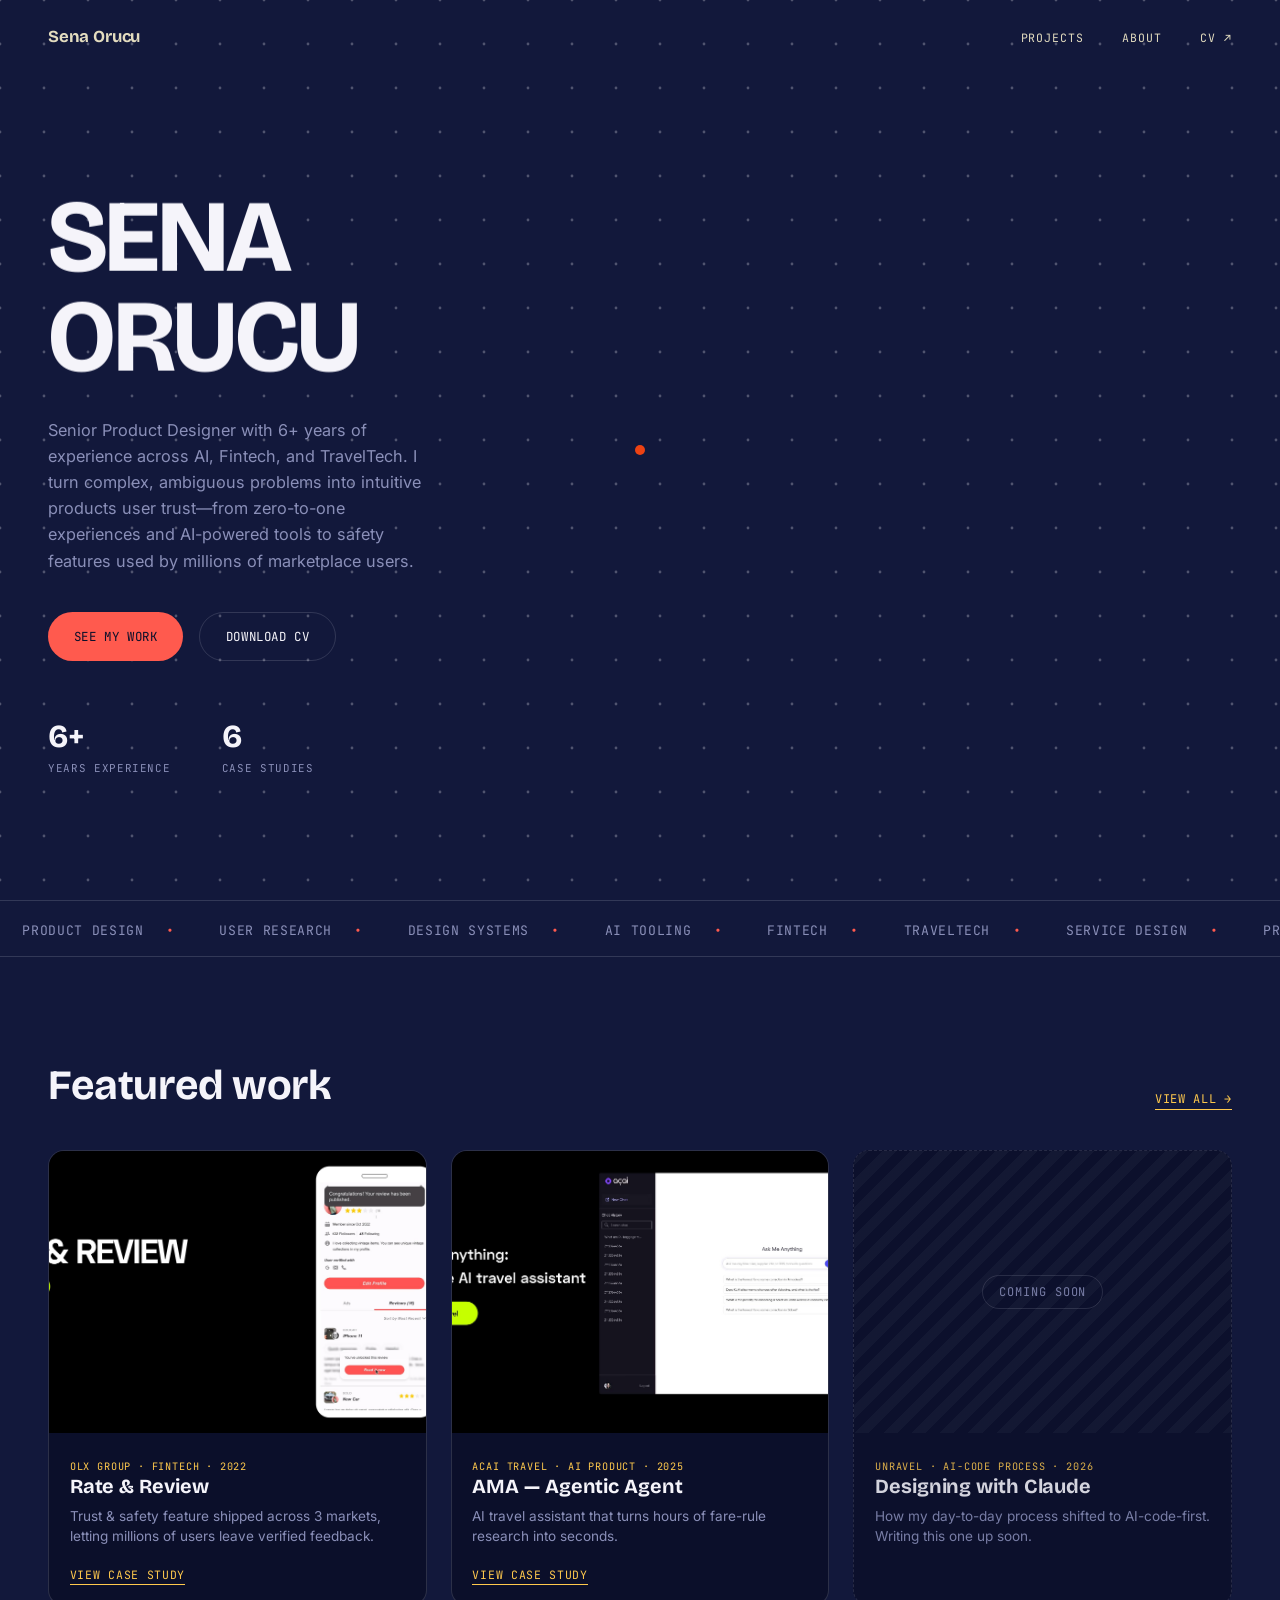
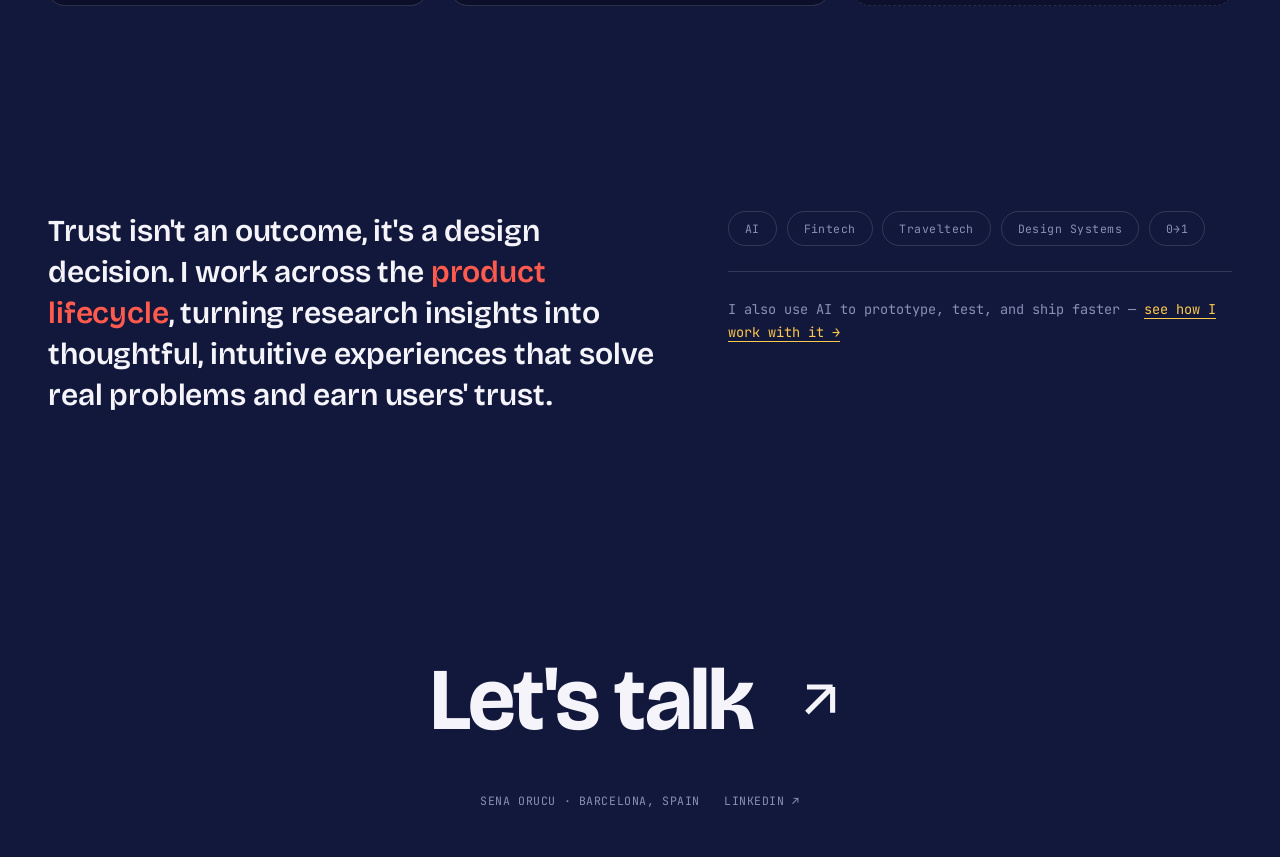
<file: index.html>
<!DOCTYPE html>
<html lang="en">
<head>
<meta charset="UTF-8">
<meta name="viewport" content="width=device-width, initial-scale=1.0">
<title>Sena Orucu — Senior Product Designer</title>
<meta name="description" content="Sena Orucu — Senior Product Designer based in Barcelona, specialising in AI, Fintech, and Traveltech.">
<link rel="preconnect" href="https://fonts.googleapis.com">
<link rel="preconnect" href="https://fonts.gstatic.com" crossorigin>
<link href="https://fonts.googleapis.com/css2?family=Bricolage+Grotesque:opsz,wght@12..96,400..800&family=Inter:wght@400;500;600&family=JetBrains+Mono:wght@400;500&display=swap" rel="stylesheet">
<link rel="stylesheet" href="/style.css">
</head>
<body>

<div class="cursor" id="cursor"></div>
<div class="cursor-label" id="cursorLabel"></div>

<header>
  <a href="/index.html" class="logo magnetic">Sena Orucu</a>
  <nav>
    <ul>
      <li><a href="/projects.html" class="magnetic">Projects</a></li>
      <li><a href="/about.html" class="magnetic">About</a></li>
      <li><a href="/Sena_Orucu_CV.pdf" class="magnetic">CV ↗</a></li>
    </ul>
  </nav>
</header>

<section class="hero">
  <canvas id="grid-canvas"></canvas>
  <div class="headline-wrap" id="headlineWrap">
    <h1>
      <span class="line"><b>SENA</b></span>
      <span class="line"><b>ORUCU</b></span>
    </h1>
  </div>
  <p class="hero-sub">Senior Product Designer with 6+ years of experience across AI, Fintech, and TravelTech. I turn complex, ambiguous problems into intuitive products user trust—from zero-to-one experiences and AI-powered tools to safety features used by millions of marketplace users.</p>
  <div class="hero-ctas">
    <a href="/projects.html" class="btn primary magnetic" data-label="VIEW">See my work</a>
    <a href="/Sena_Orucu_CV.pdf" class="btn ghost magnetic" data-label="OPEN">Download CV</a>
  </div>
  <div class="hero-meta">
    <div class="stat"><b>6+</b><span>Years experience</span></div>
    <div class="stat"><b>6</b><span>Case studies</span></div>
  </div>
</section>

<div class="marquee">
  <div class="marquee-track">
    <span>Product Design</span><span>User Research</span><span>Design Systems</span><span>AI Tooling</span><span>Fintech</span><span>Traveltech</span><span>Service Design</span><span>Prototyping</span><span>Figma</span><span>Facilitation</span>
    <span>Product Design</span><span>User Research</span><span>Design Systems</span><span>AI Tooling</span><span>Fintech</span><span>Traveltech</span><span>Service Design</span><span>Prototyping</span><span>Figma</span><span>Facilitation</span>
  </div>
</div>

<section id="work">
  <div class="section-head reveal">
    <h2>Featured work</h2>
    <a href="/projects.html" class="magnetic">View all →</a>
  </div>
  <div class="project-grid">
    <a href="/case-study-rate-and-review.html" class="project-card magnetic reveal" data-label="OPEN">
      <div class="thumb"><img src="/rate_and_review.png" alt="Rate &amp; Review — OLX" loading="lazy"></div>
      <div class="body">
        <span class="work-tag">OLX Group · Fintech · 2022</span>
        <h3>Rate &amp; Review</h3>
        <p>Trust &amp; safety feature shipped across 3 markets, letting millions of users leave verified feedback.</p>
        <span class="card-link">View case study</span>
      </div>
    </a>
    <a href="/case-study-ama.html" class="project-card magnetic reveal" data-label="OPEN">
      <div class="thumb"><img src="/AMA.png" alt="AMA – Agentic Agent for Travel" loading="lazy"></div>
      <div class="body">
        <span class="work-tag">Acai Travel · AI Product · 2025</span>
        <h3>AMA — Agentic Agent</h3>
        <p>AI travel assistant that turns hours of fare-rule research into seconds.</p>
        <span class="card-link">View case study</span>
      </div>
    </a>
    <div class="project-card coming-soon reveal">
      <div class="thumb placeholder"><span>Coming soon</span></div>
      <div class="body">
        <span class="work-tag">Unravel · AI-Code Process · 2026</span>
        <h3>Designing with Claude</h3>
        <p>How my day-to-day process shifted to AI-code-first. Writing this one up soon.</p>
      </div>
    </div>
  </div>
</section>

<section id="about">
  <div class="about">
    <p class="about-lead reveal">Trust isn't an outcome, it's a design decision. I work across the <span class="hl">product lifecycle</span>, turning research insights into thoughtful, intuitive experiences that solve real problems and earn users' trust.</p>
    <div class="reveal">
      <div class="tag-cloud">
        <span>AI</span><span>Fintech</span><span>Traveltech</span><span>Design Systems</span><span>0→1</span>
      </div>
      <div class="about-note">
        I also use AI to prototype, test, and ship faster — <a href="/about.html#designing-with-ai" class="magnetic" style="color:var(--gold);border-bottom:1px solid var(--gold);">see how I work with it →</a>
      </div>
    </div>
  </div>
</section>

<footer>
  <a href="https://www.linkedin.com/in/senaorucu/" class="footer-cta magnetic" target="_blank" rel="noopener">
    Let's talk
    <svg viewBox="0 0 24 24" fill="none" stroke="currentColor" stroke-width="2"><path d="M7 17L17 7M17 7H7M17 7V17"/></svg>
  </a>
  <div class="footer-meta">
    <span>Sena Orucu · Barcelona, Spain</span>
    <a href="https://www.linkedin.com/in/senaorucu/" target="_blank" rel="noopener" class="magnetic">LinkedIn ↗</a>
  </div>
</footer>

<script src="/script.js"></script>
</body>
</html>
</file>
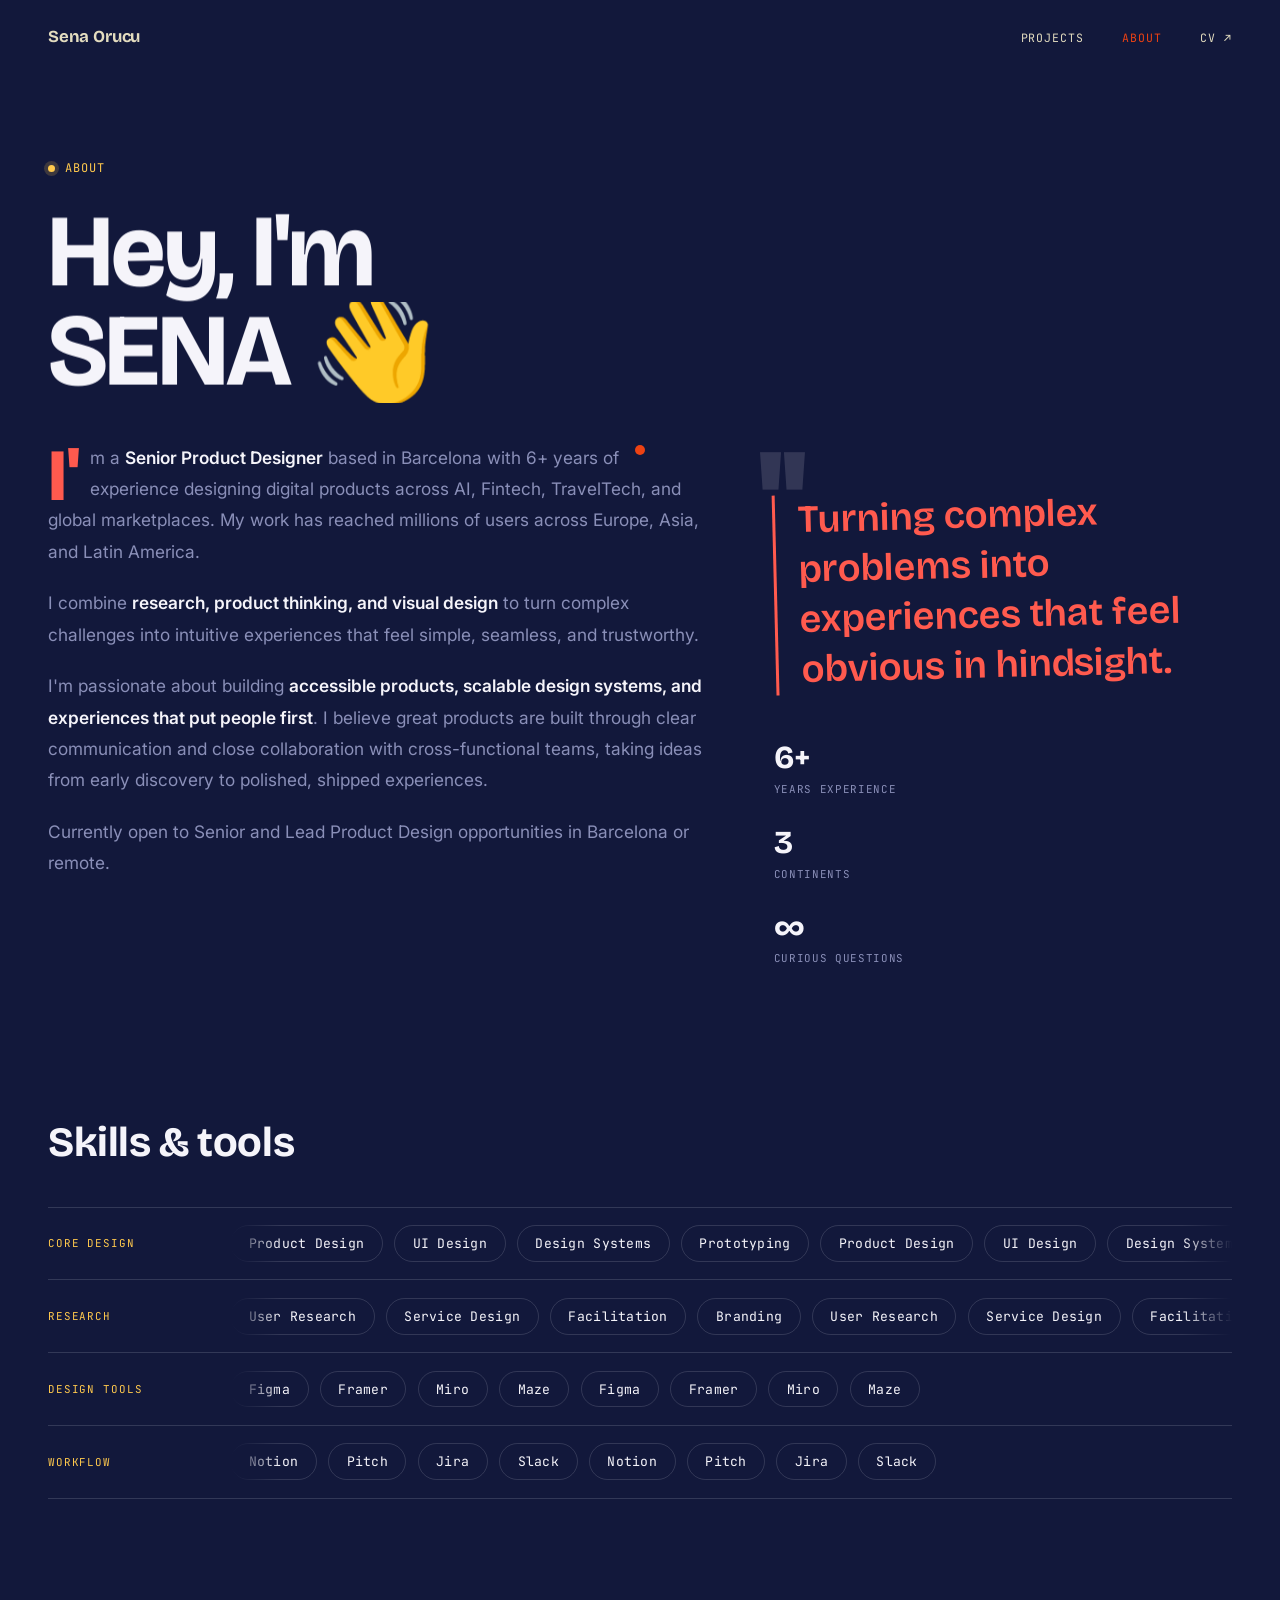
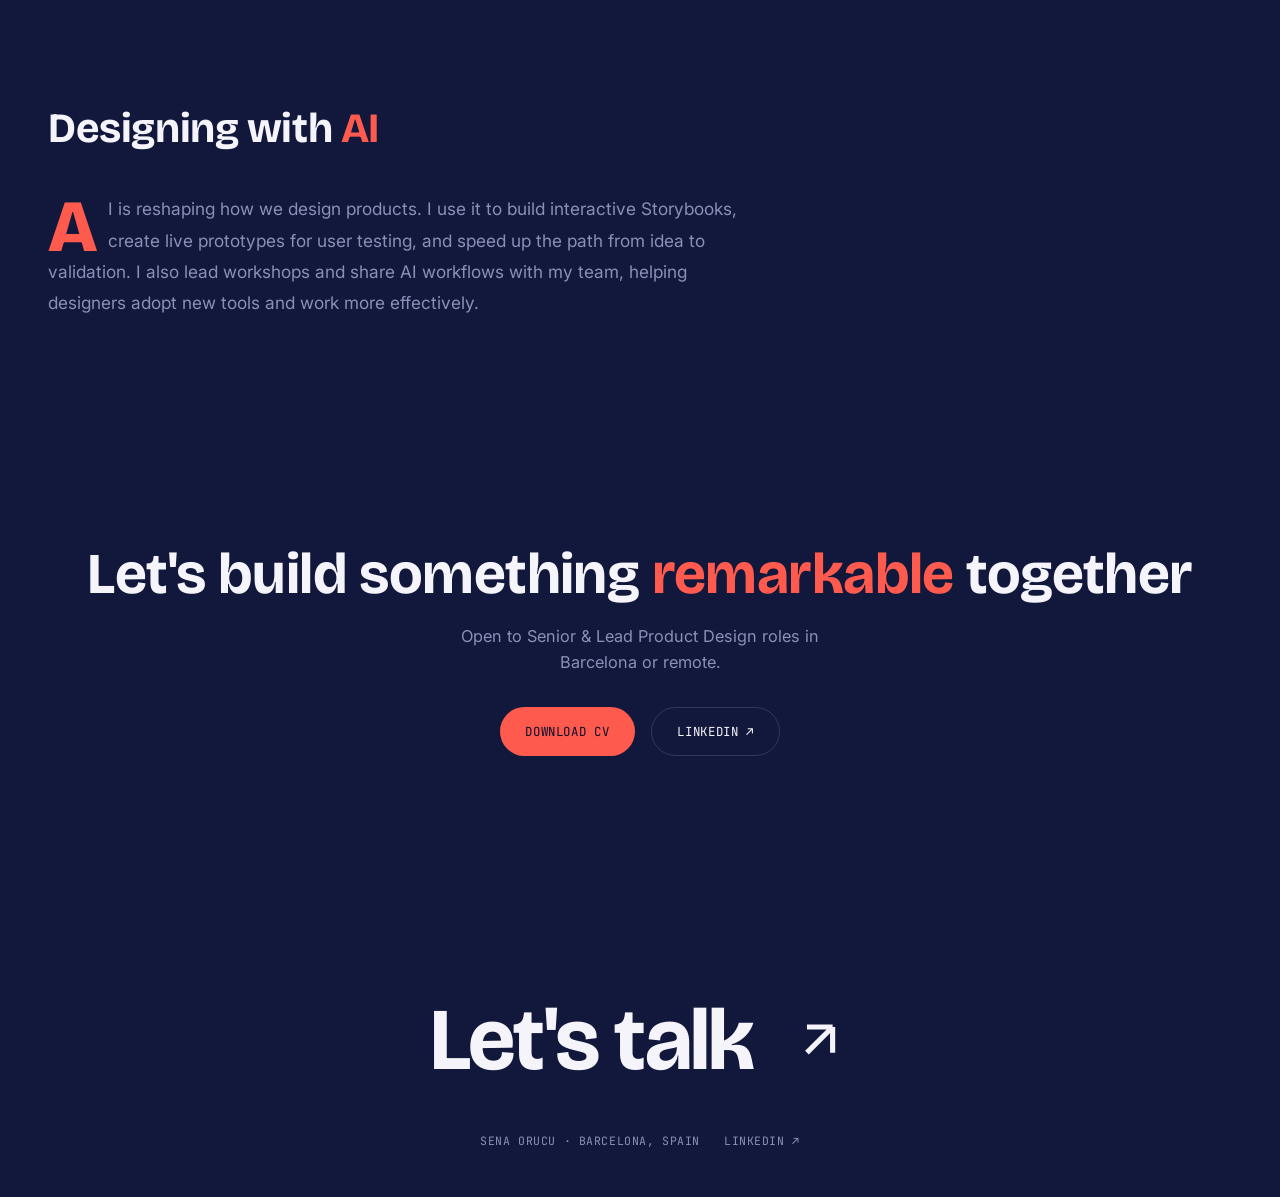
<file: about.html>
<!DOCTYPE html>
<html lang="en">
<head>
<meta charset="UTF-8">
<meta name="viewport" content="width=device-width, initial-scale=1.0">
<title>About — Sena Orucu</title>
<meta name="description" content="About Sena Orucu — Senior Product Designer based in Barcelona.">
<link rel="preconnect" href="https://fonts.googleapis.com">
<link rel="preconnect" href="https://fonts.gstatic.com" crossorigin>
<link href="https://fonts.googleapis.com/css2?family=Bricolage+Grotesque:opsz,wght@12..96,400..800&family=Inter:wght@400;500;600&family=JetBrains+Mono:wght@400;500&display=swap" rel="stylesheet">
<link rel="stylesheet" href="/style.css">
</head>
<body>

<div class="cursor" id="cursor"></div>
<div class="cursor-label" id="cursorLabel"></div>

<header>
  <a href="/index.html" class="logo magnetic">Sena Orucu</a>
  <nav>
    <ul>
      <li><a href="/projects.html" class="magnetic">Projects</a></li>
      <li><a href="/about.html" class="magnetic active">About</a></li>
      <li><a href="/Sena_Orucu_CV.pdf" class="magnetic">CV ↗</a></li>
    </ul>
  </nav>
</header>

<section class="hero compact">
  <p class="hero-eyebrow"><span class="dot"></span> About</p>
  <div class="headline-wrap" id="headlineWrap">
    <h1>
      <span class="line"><b>Hey, I'm</b></span>
      <span class="line"><b>SENA 👋</b></span>
    </h1>
  </div>

  <div class="about-grid">
    <div class="about-bio reveal">
      <p>I'm a <strong>Senior Product Designer</strong> based in Barcelona with 6+ years of experience designing digital products across AI, Fintech, TravelTech, and global marketplaces. My work has reached millions of users across Europe, Asia, and Latin America.</p>
      <p>I combine <strong>research, product thinking, and visual design</strong> to turn complex challenges into intuitive experiences that feel simple, seamless, and trustworthy.</p>
      <p>I'm passionate about building <strong>accessible products, scalable design systems, and experiences that put people first</strong>. I believe great products are built through clear communication and close collaboration with cross-functional teams, taking ideas from early discovery to polished, shipped experiences.</p>
      <p>Currently open to Senior and Lead Product Design opportunities in Barcelona or remote.</p>
    </div>

    <div class="about-side">
      <div class="pull-quote-wrap reveal">
        <blockquote class="pull-quote">Turning complex problems into experiences that feel obvious in hindsight.</blockquote>
      </div>
      <div class="hero-meta stats-stack reveal">
        <div class="stat"><b>6+</b><span>Years experience</span></div>
        <div class="stat"><b>3</b><span>Continents</span></div>
        <div class="stat"><b>∞</b><span>Curious questions</span></div>
      </div>
    </div>
  </div>
</section>

<section id="skills">
  <div class="section-head reveal">
    <h2>Skills &amp; tools</h2>
  </div>
  <div class="skills-wrap">
    <div class="skill-row reveal">
      <span class="skill-row-label">Core Design</span>
      <div class="skill-track-wrap">
        <div class="skill-track">
          <span>Product Design</span><span>UI Design</span><span>Design Systems</span><span>Prototyping</span>
          <span>Product Design</span><span>UI Design</span><span>Design Systems</span><span>Prototyping</span>
        </div>
      </div>
    </div>
    <div class="skill-row reveal">
      <span class="skill-row-label">Research</span>
      <div class="skill-track-wrap">
        <div class="skill-track reverse">
          <span>User Research</span><span>Service Design</span><span>Facilitation</span><span>Branding</span>
          <span>User Research</span><span>Service Design</span><span>Facilitation</span><span>Branding</span>
        </div>
      </div>
    </div>
    <div class="skill-row reveal">
      <span class="skill-row-label">Design Tools</span>
      <div class="skill-track-wrap">
        <div class="skill-track">
          <span>Figma</span><span>Framer</span><span>Miro</span><span>Maze</span>
          <span>Figma</span><span>Framer</span><span>Miro</span><span>Maze</span>
        </div>
      </div>
    </div>
    <div class="skill-row reveal">
      <span class="skill-row-label">Workflow</span>
      <div class="skill-track-wrap">
        <div class="skill-track reverse">
          <span>Notion</span><span>Pitch</span><span>Jira</span><span>Slack</span>
          <span>Notion</span><span>Pitch</span><span>Jira</span><span>Slack</span>
        </div>
      </div>
    </div>
  </div>
</section>

<section id="designing-with-ai">
  <div class="section-head reveal">
    <h2>Designing with <span class="accent">AI</span></h2>
  </div>
  <div class="about-bio reveal">
    <p>AI is reshaping how we design products. I use it to build interactive Storybooks, create live prototypes for user testing, and speed up the path from idea to validation. I also lead workshops and share AI workflows with my team, helping designers adopt new tools and work more effectively.</p>
  </div>
</section>

<section class="cta-section reveal">
  <h2 class="cta-heading">Let's build something <em>remarkable</em> together</h2>
  <p class="hero-sub">Open to Senior &amp; Lead Product Design roles in Barcelona or remote.</p>
  <div class="cta-buttons">
    <a href="/Sena_Orucu_CV.pdf" class="btn primary magnetic" data-label="OPEN">Download CV</a>
    <a href="https://www.linkedin.com/in/senaorucu/" target="_blank" rel="noopener" class="btn ghost magnetic" data-label="OPEN">LinkedIn ↗</a>
  </div>
</section>

<footer>
  <a href="https://www.linkedin.com/in/senaorucu/" class="footer-cta magnetic" target="_blank" rel="noopener">
    Let's talk
    <svg viewBox="0 0 24 24" fill="none" stroke="currentColor" stroke-width="2"><path d="M7 17L17 7M17 7H7M17 7V17"/></svg>
  </a>
  <div class="footer-meta">
    <span>Sena Orucu · Barcelona, Spain</span>
    <a href="https://www.linkedin.com/in/senaorucu/" target="_blank" rel="noopener" class="magnetic">LinkedIn ↗</a>
  </div>
</footer>

<script src="/script.js"></script>
</body>
</html>
</file>
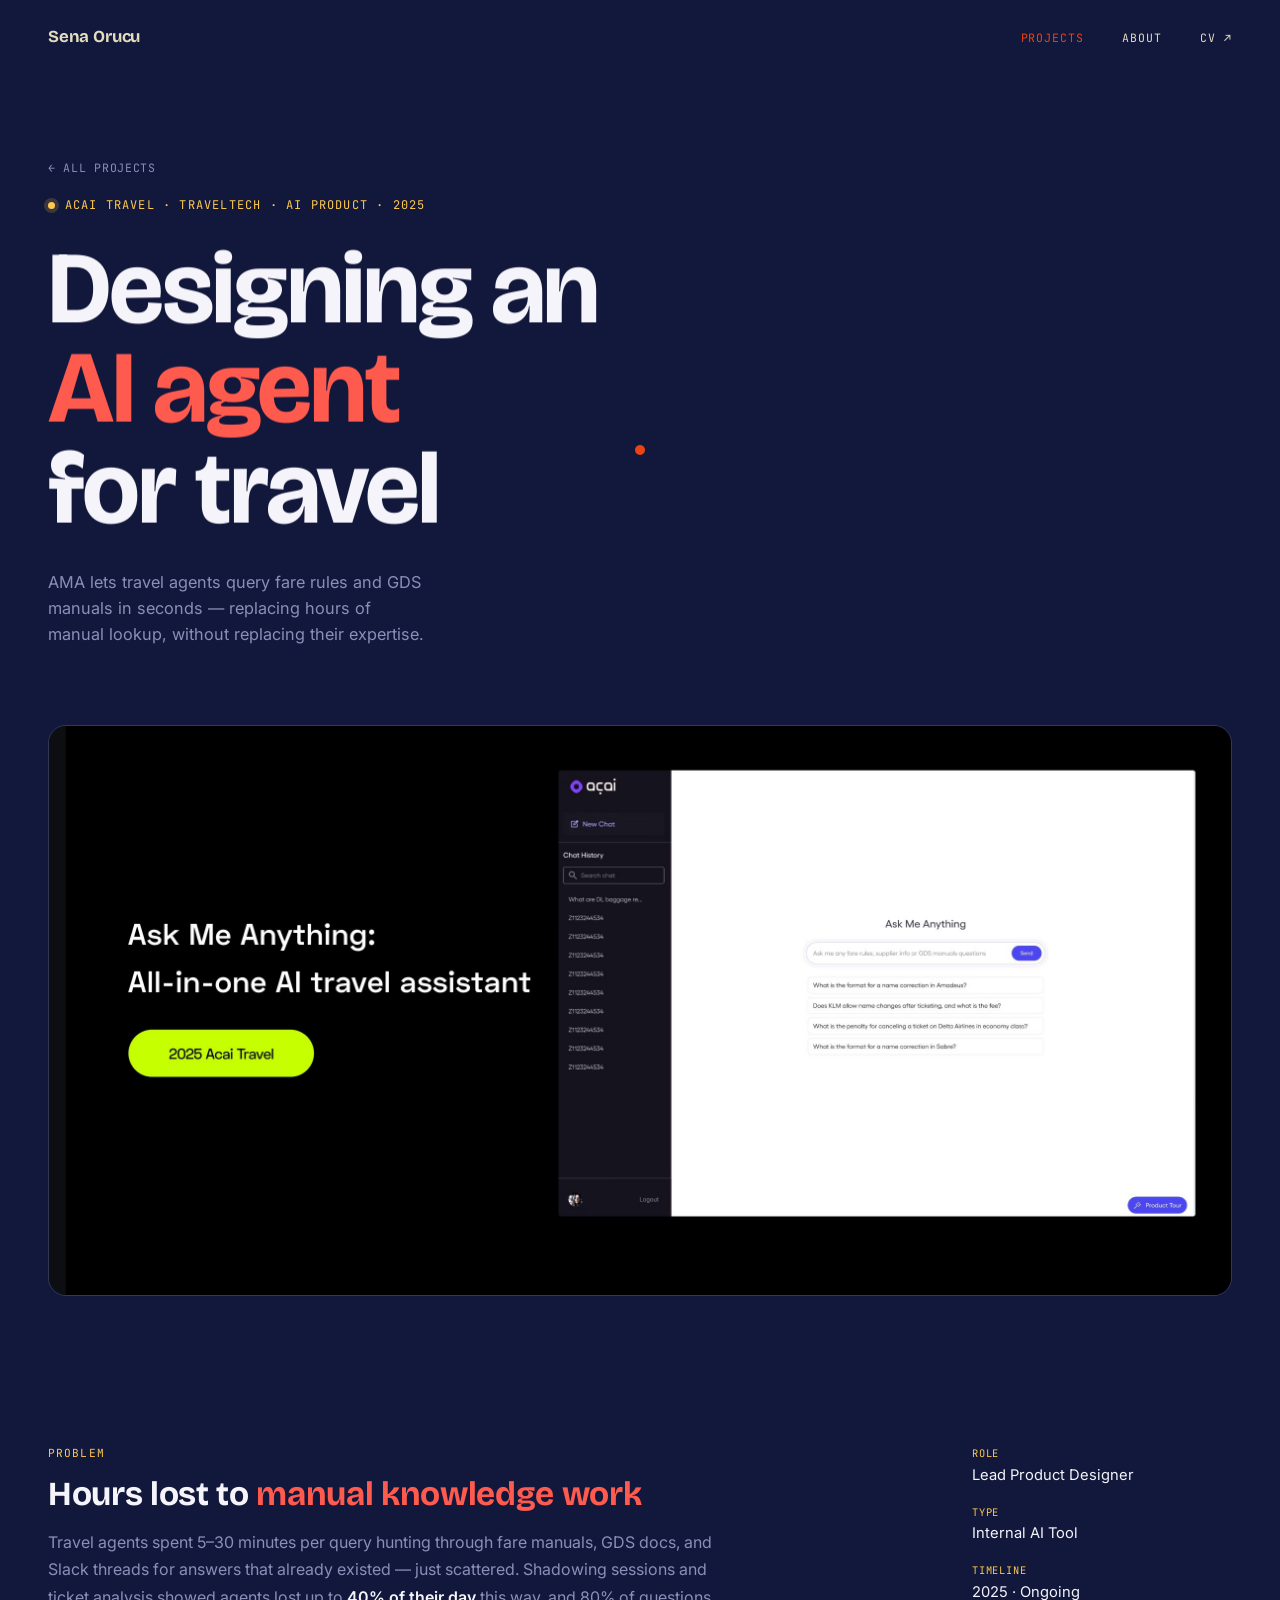
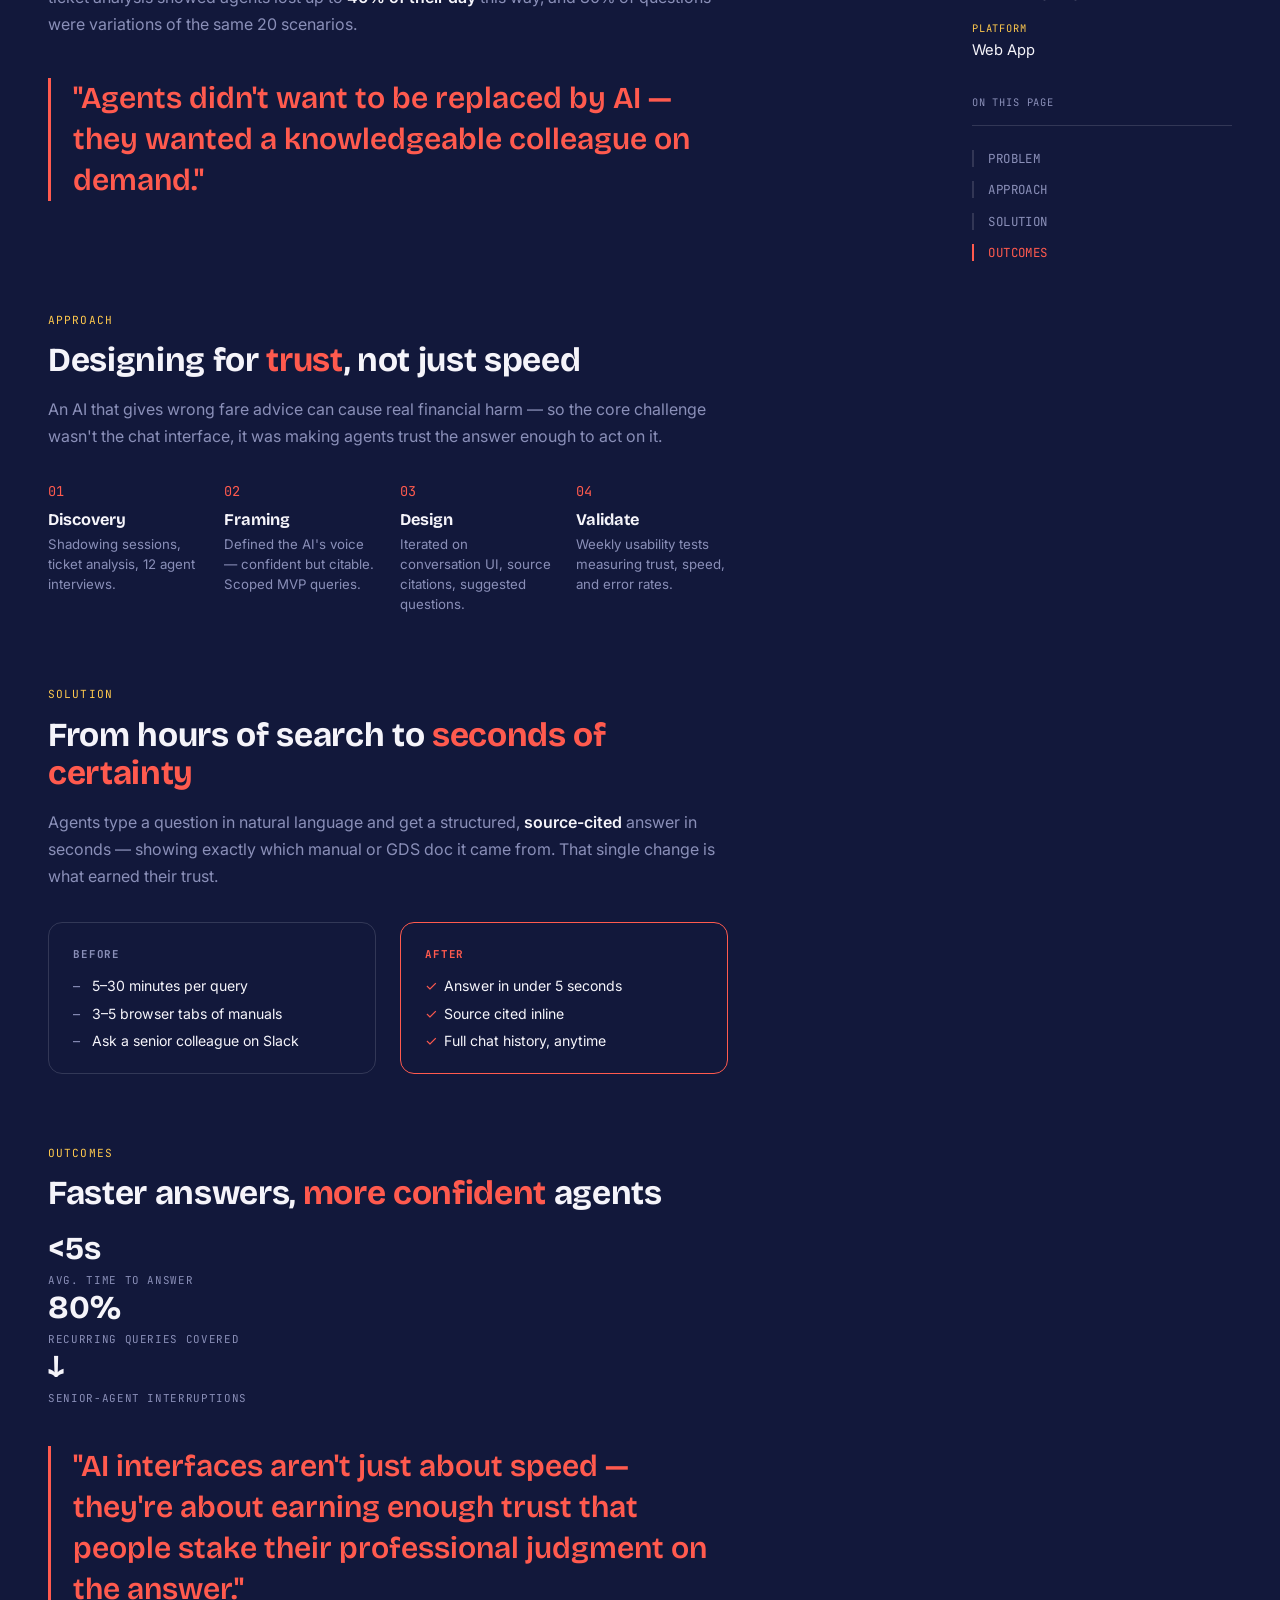
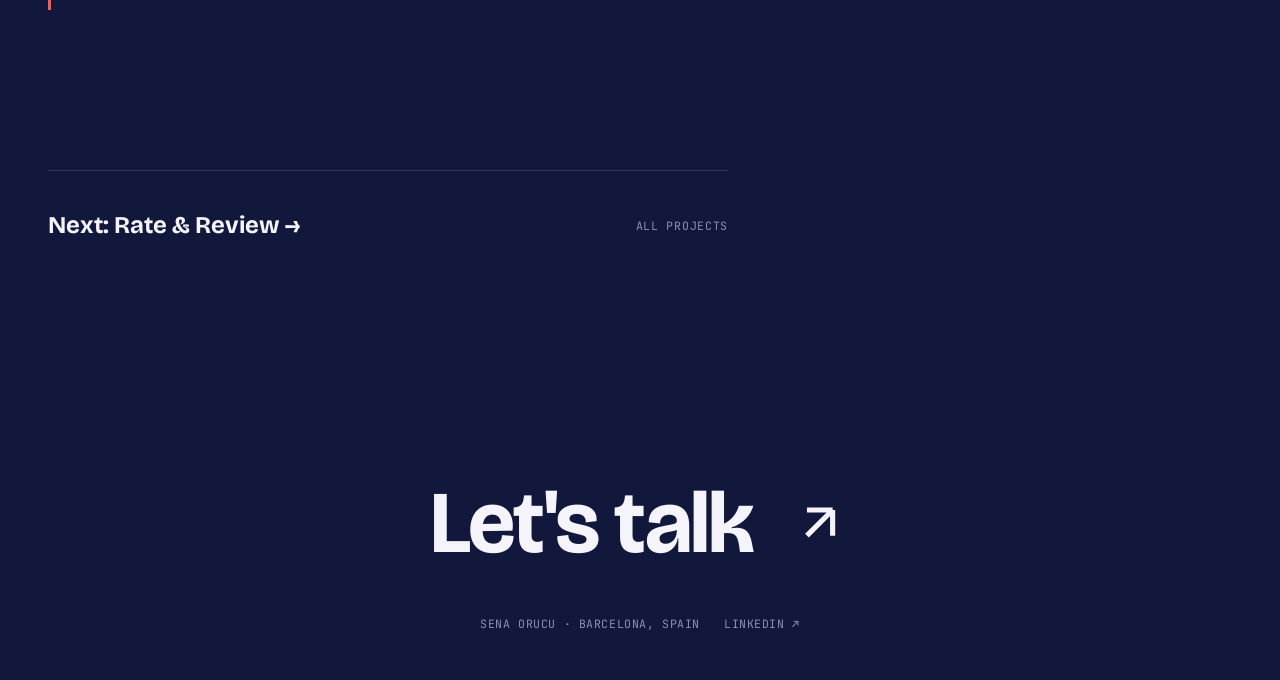
<file: case-study-ama.html>
<!DOCTYPE html>
<html lang="en">
<head>
<meta charset="UTF-8">
<meta name="viewport" content="width=device-width, initial-scale=1.0">
<title>AMA — Agentic Agent for Travel · Sena Orucu</title>
<meta name="description" content="AMA – Agentic Agent for Travel. An AI product design case study by Sena Orucu.">
<link rel="preconnect" href="https://fonts.googleapis.com">
<link rel="preconnect" href="https://fonts.gstatic.com" crossorigin>
<link href="https://fonts.googleapis.com/css2?family=Bricolage+Grotesque:opsz,wght@12..96,400..800&family=Inter:wght@400;500;600&family=JetBrains+Mono:wght@400;500&display=swap" rel="stylesheet">
<link rel="stylesheet" href="/style.css">
</head>
<body>

<div class="cursor" id="cursor"></div>
<div class="cursor-label" id="cursorLabel"></div>

<header>
  <a href="/index.html" class="logo magnetic">Sena Orucu</a>
  <nav>
    <ul>
      <li><a href="/projects.html" class="magnetic active">Projects</a></li>
      <li><a href="/about.html" class="magnetic">About</a></li>
      <li><a href="/Sena_Orucu_CV.pdf" class="magnetic">CV ↗</a></li>
    </ul>
  </nav>
</header>

<section class="hero compact">
  <a href="/projects.html" class="case-back magnetic reveal">← All projects</a>
  <p class="hero-eyebrow" style="margin-top:1.4rem;"><span class="dot"></span> Acai Travel · Traveltech · AI Product · 2025</p>
  <div class="headline-wrap" id="headlineWrap">
    <h1>
      <span class="line"><b>Designing an</b></span>
      <span class="line"><b><em>AI agent</em></b></span>
      <span class="line"><b>for travel</b></span>
    </h1>
  </div>
  <p class="hero-sub">AMA lets travel agents query fare rules and GDS manuals in seconds — replacing hours of manual lookup, without replacing their expertise.</p>

  <div class="case-image reveal">
    <img src="/AMA.png" alt="AMA – Agentic Agent for Travel interface" loading="lazy">
  </div>
</section>

<section>
  <div class="case-layout">

    <div class="case-main">

      <div class="case-section reveal" id="problem">
        <span class="case-eyebrow">Problem</span>
        <h2>Hours lost to <em>manual knowledge work</em></h2>
        <p>Travel agents spent 5–30 minutes per query hunting through fare manuals, GDS docs, and Slack threads for answers that already existed — just scattered. Shadowing sessions and ticket analysis showed agents lost up to <strong>40% of their day</strong> this way, and 80% of questions were variations of the same 20 scenarios.</p>
        <blockquote class="case-quote">"Agents didn't want to be replaced by AI — they wanted a knowledgeable colleague on demand."</blockquote>
      </div>

      <div class="case-section reveal" id="approach">
        <span class="case-eyebrow">Approach</span>
        <h2>Designing for <em>trust</em>, not just speed</h2>
        <p>An AI that gives wrong fare advice can cause real financial harm — so the core challenge wasn't the chat interface, it was making agents trust the answer enough to act on it.</p>
        <div class="case-steps">
          <div class="case-step"><span class="num">01</span><h4>Discovery</h4><p>Shadowing sessions, ticket analysis, 12 agent interviews.</p></div>
          <div class="case-step"><span class="num">02</span><h4>Framing</h4><p>Defined the AI's voice — confident but citable. Scoped MVP queries.</p></div>
          <div class="case-step"><span class="num">03</span><h4>Design</h4><p>Iterated on conversation UI, source citations, suggested questions.</p></div>
          <div class="case-step"><span class="num">04</span><h4>Validate</h4><p>Weekly usability tests measuring trust, speed, and error rates.</p></div>
        </div>
      </div>

      <div class="case-section reveal" id="solution">
        <span class="case-eyebrow">Solution</span>
        <h2>From hours of search to <em>seconds of certainty</em></h2>
        <p>Agents type a question in natural language and get a structured, <strong>source-cited</strong> answer in seconds — showing exactly which manual or GDS doc it came from. That single change is what earned their trust.</p>
        <div class="before-after">
          <div class="ba-col">
            <h4>Before</h4>
            <ul>
              <li>5–30 minutes per query</li>
              <li>3–5 browser tabs of manuals</li>
              <li>Ask a senior colleague on Slack</li>
            </ul>
          </div>
          <div class="ba-col after">
            <h4>After</h4>
            <ul>
              <li>Answer in under 5 seconds</li>
              <li>Source cited inline</li>
              <li>Full chat history, anytime</li>
            </ul>
          </div>
        </div>
      </div>

      <div class="case-section reveal" id="outcomes">
        <span class="case-eyebrow">Outcomes</span>
        <h2>Faster answers, <em>more confident</em> agents</h2>
        <div class="case-stats">
          <div class="stat"><b>&lt;5s</b><span>Avg. time to answer</span></div>
          <div class="stat"><b>80%</b><span>Recurring queries covered</span></div>
          <div class="stat"><b>↓</b><span>Senior-agent interruptions</span></div>
        </div>
        <blockquote class="case-quote" style="margin-top:2.5rem;">"AI interfaces aren't just about speed — they're about earning enough trust that people stake their professional judgment on the answer."</blockquote>
      </div>

      <div class="case-nav reveal">
        <a href="/case-study-rate-and-review.html" class="next magnetic" data-label="OPEN">Next: Rate &amp; Review →</a>
        <a href="/projects.html" class="all magnetic">All projects</a>
      </div>

    </div>

    <aside class="case-side">
      <div class="case-meta reveal">
        <div><span class="label">Role</span><span class="value">Lead Product Designer</span></div>
        <div><span class="label">Type</span><span class="value">Internal AI Tool</span></div>
        <div><span class="label">Timeline</span><span class="value">2025 · Ongoing</span></div>
        <div><span class="label">Platform</span><span class="value">Web App</span></div>
      </div>
      <nav>
        <span class="case-side-label">On this page</span>
        <div class="case-side-nav">
          <a href="#problem">Problem</a>
          <a href="#approach">Approach</a>
          <a href="#solution">Solution</a>
          <a href="#outcomes">Outcomes</a>
        </div>
      </nav>
    </aside>

  </div>
</section>

<footer>
  <a href="https://www.linkedin.com/in/senaorucu/" class="footer-cta magnetic" target="_blank" rel="noopener">
    Let's talk
    <svg viewBox="0 0 24 24" fill="none" stroke="currentColor" stroke-width="2"><path d="M7 17L17 7M17 7H7M17 7V17"/></svg>
  </a>
  <div class="footer-meta">
    <span>Sena Orucu · Barcelona, Spain</span>
    <a href="https://www.linkedin.com/in/senaorucu/" target="_blank" rel="noopener" class="magnetic">LinkedIn ↗</a>
  </div>
</footer>

<script src="/script.js"></script>
</body>
</html>
</file>
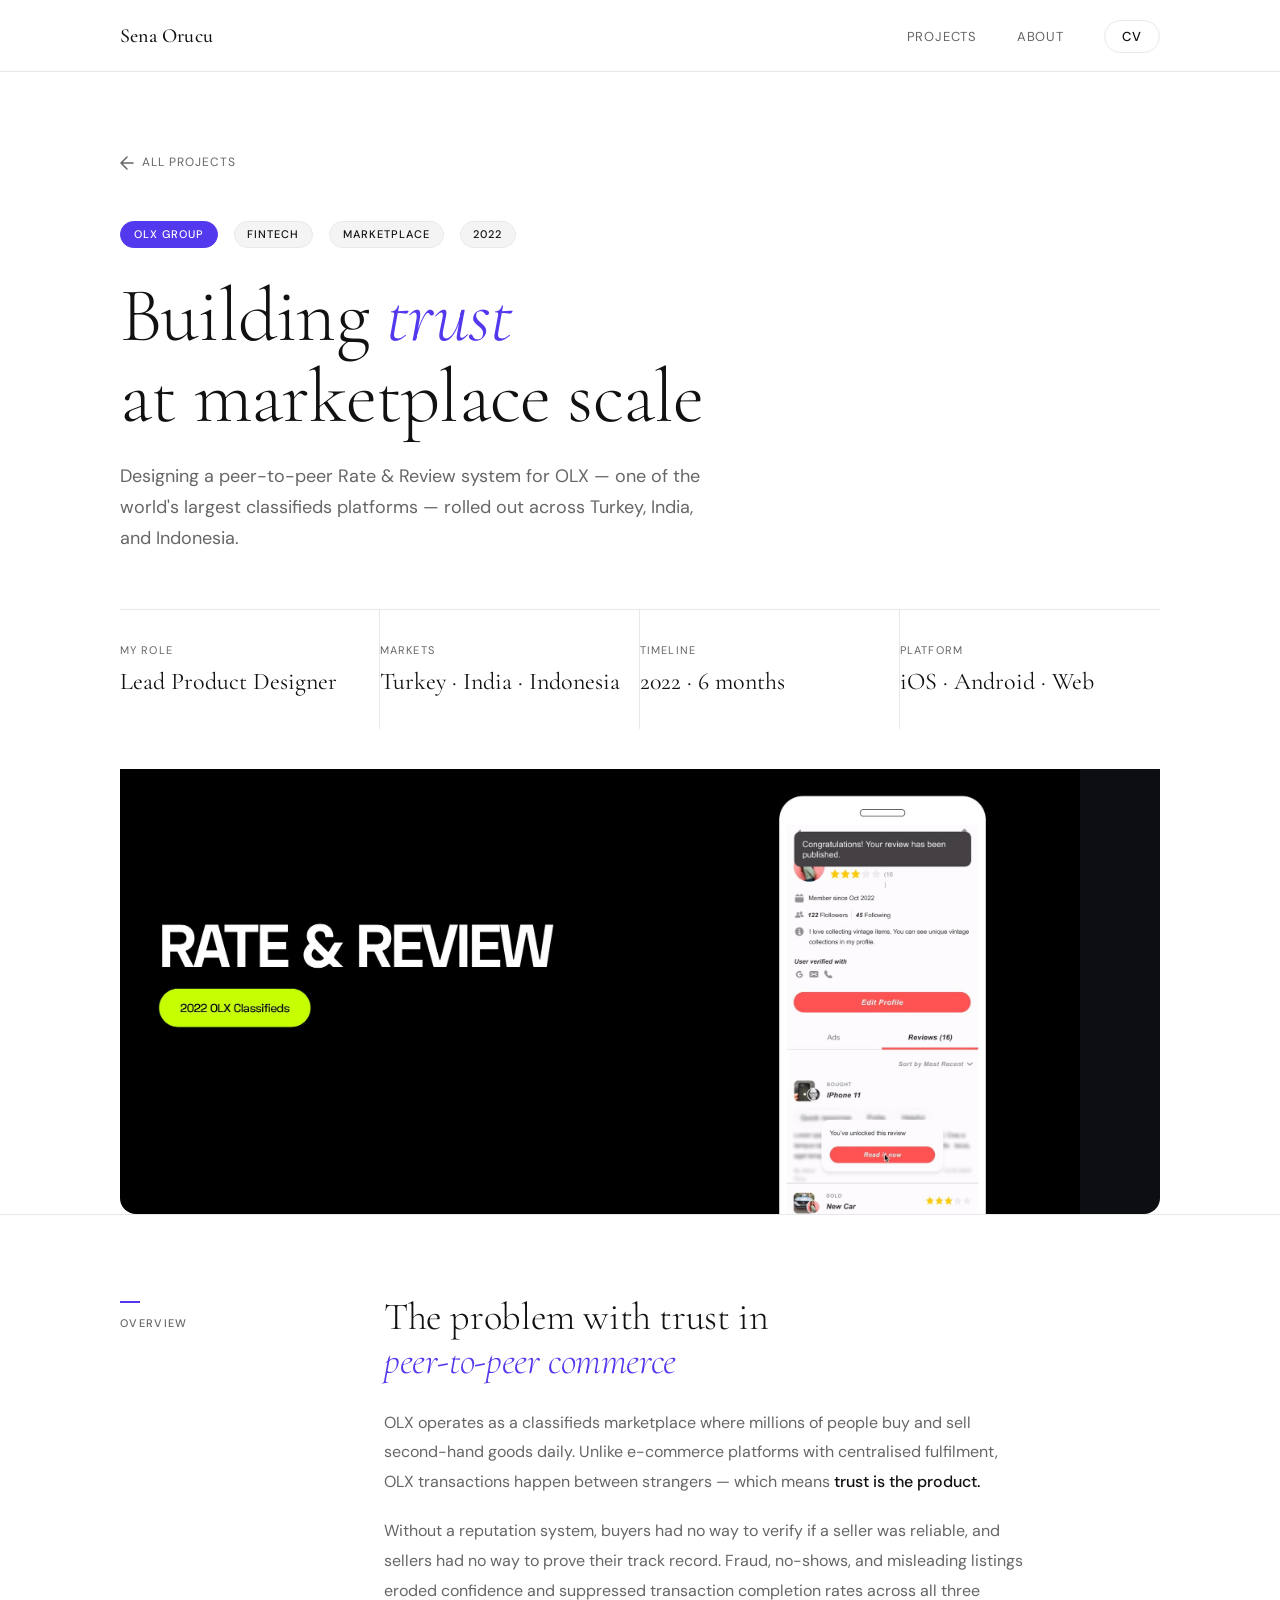
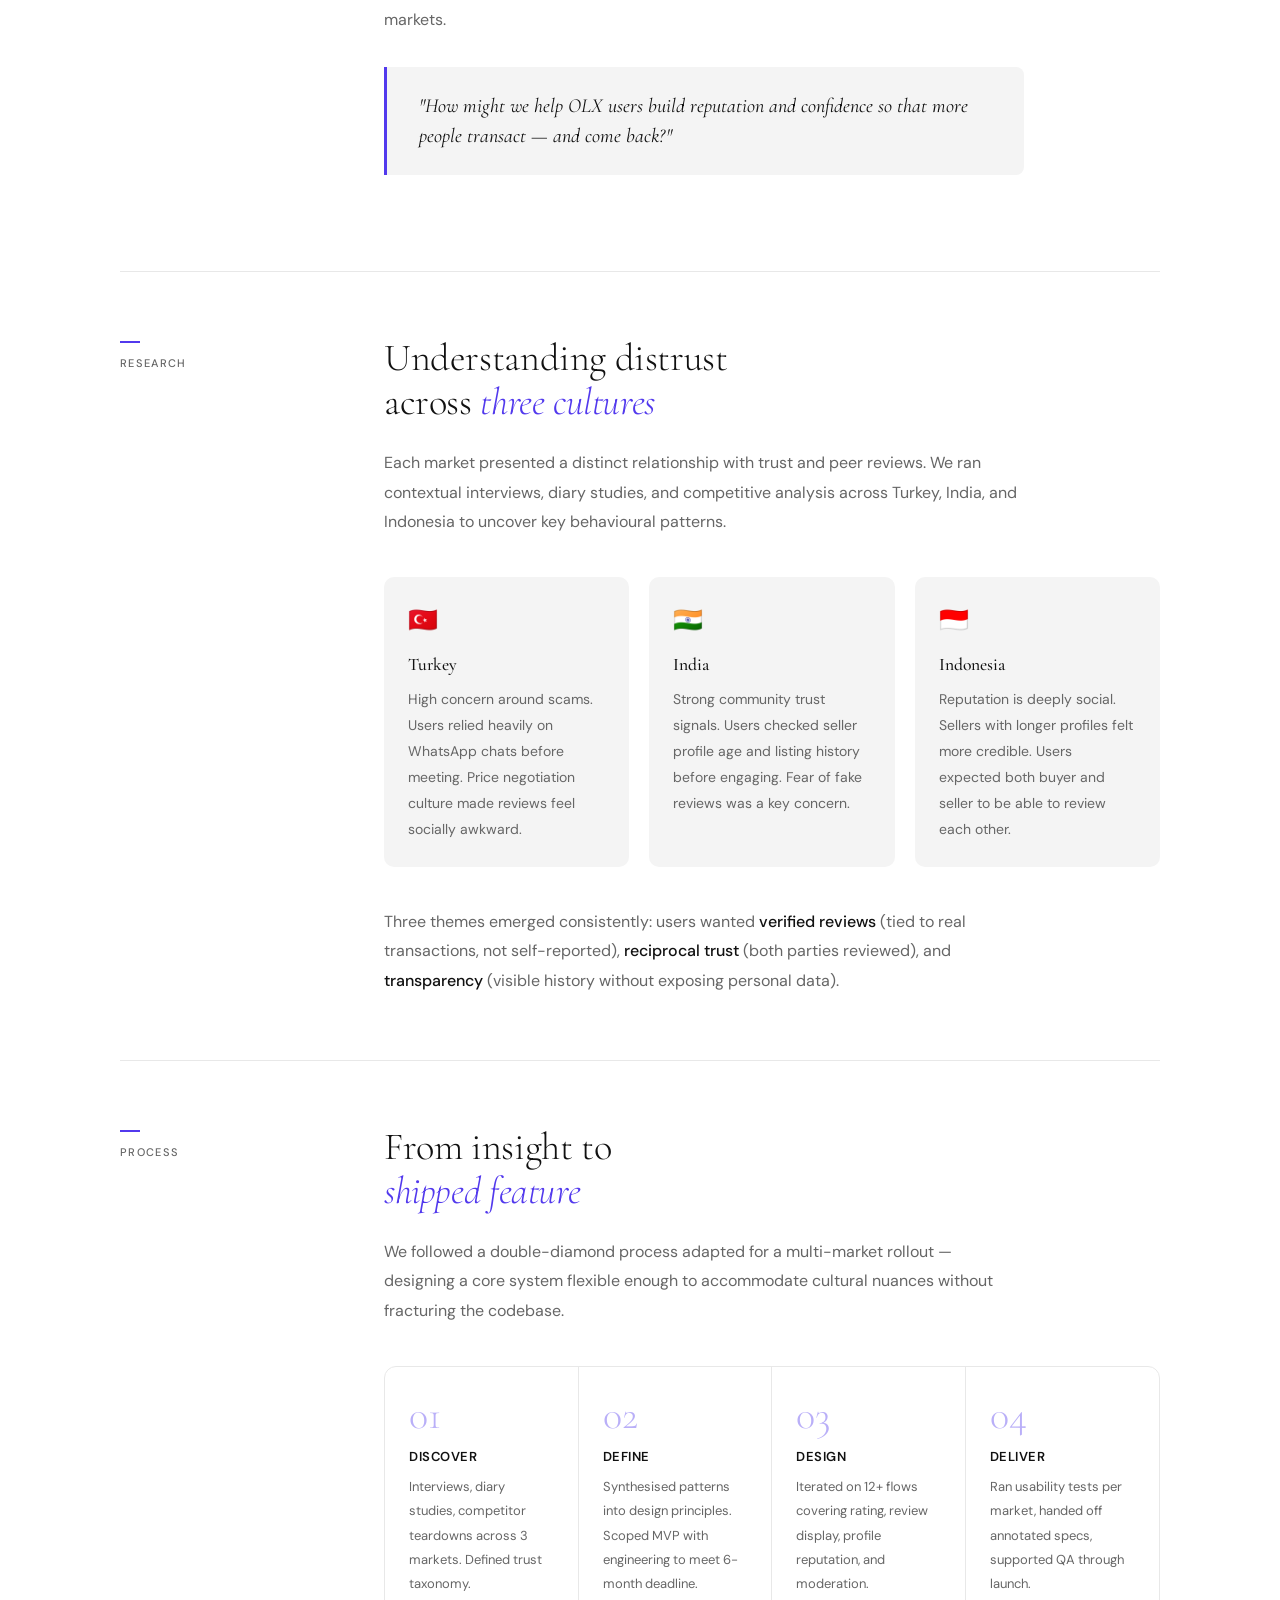
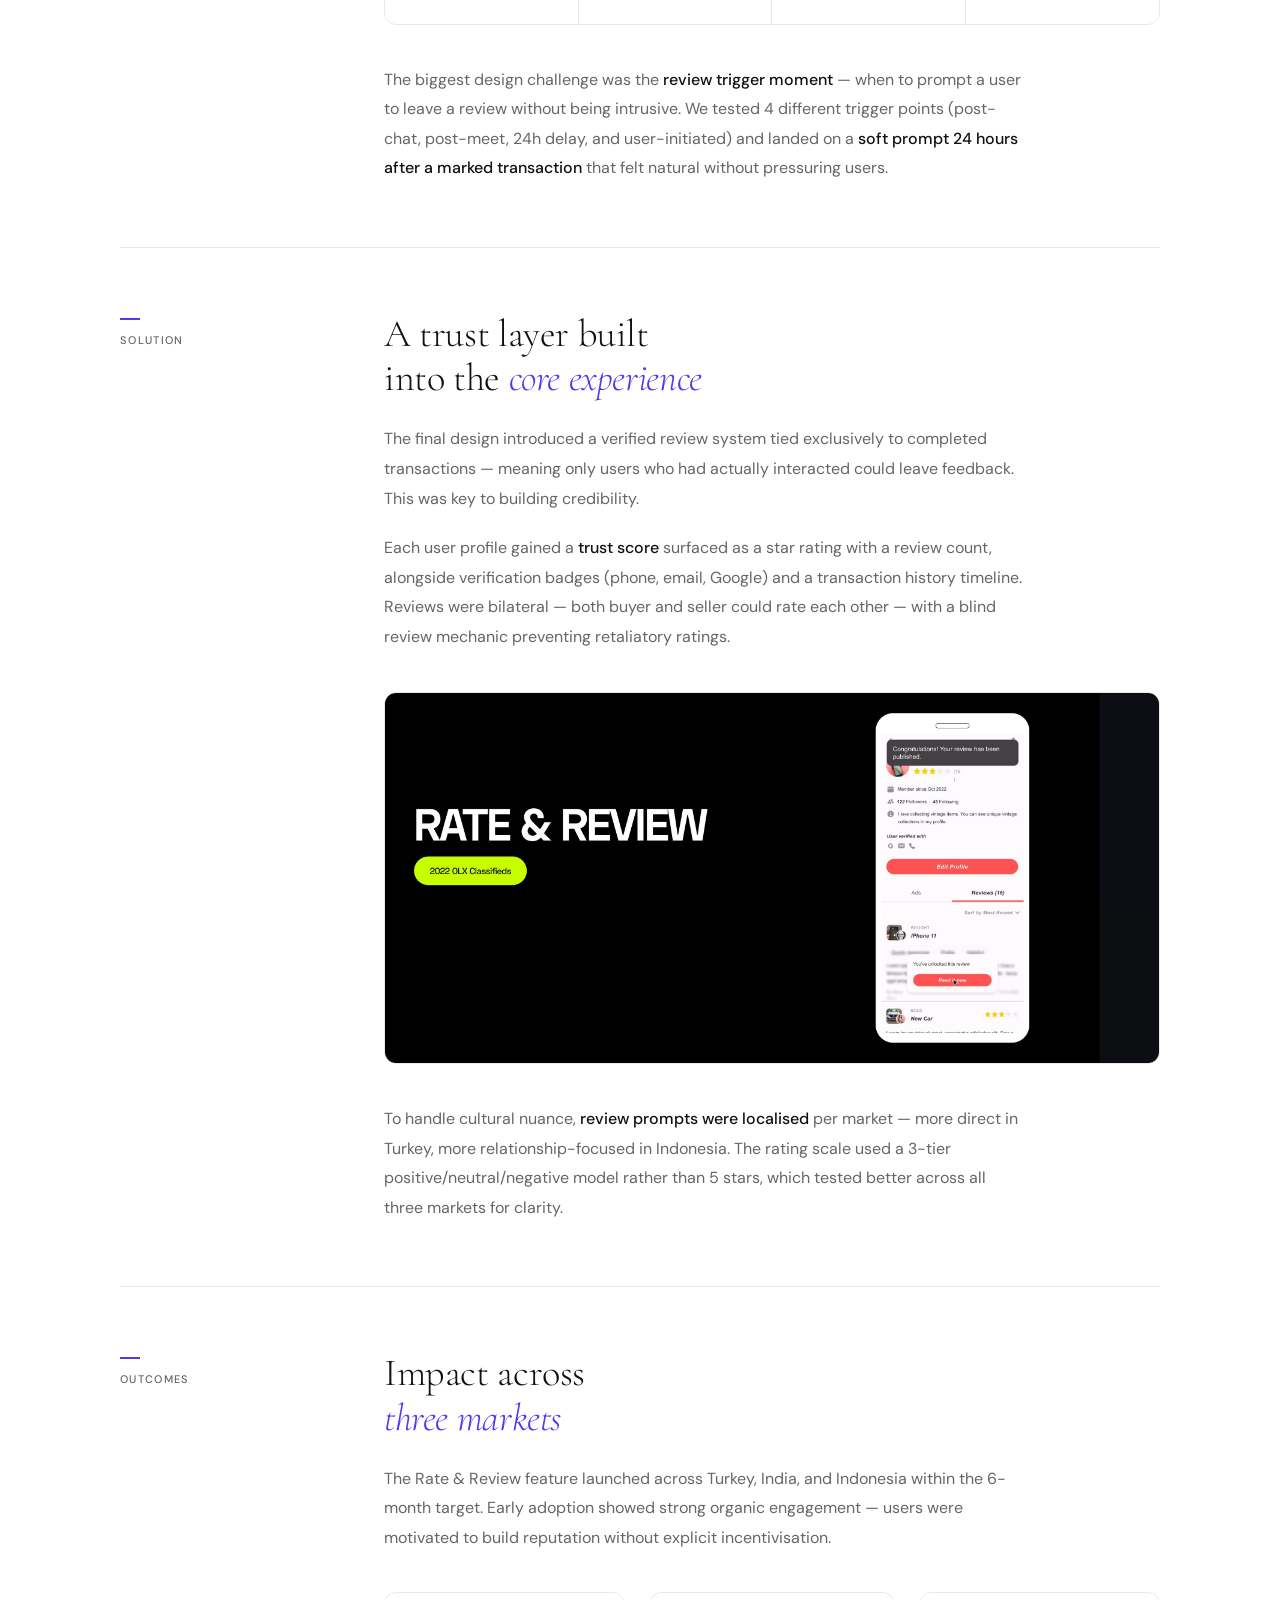
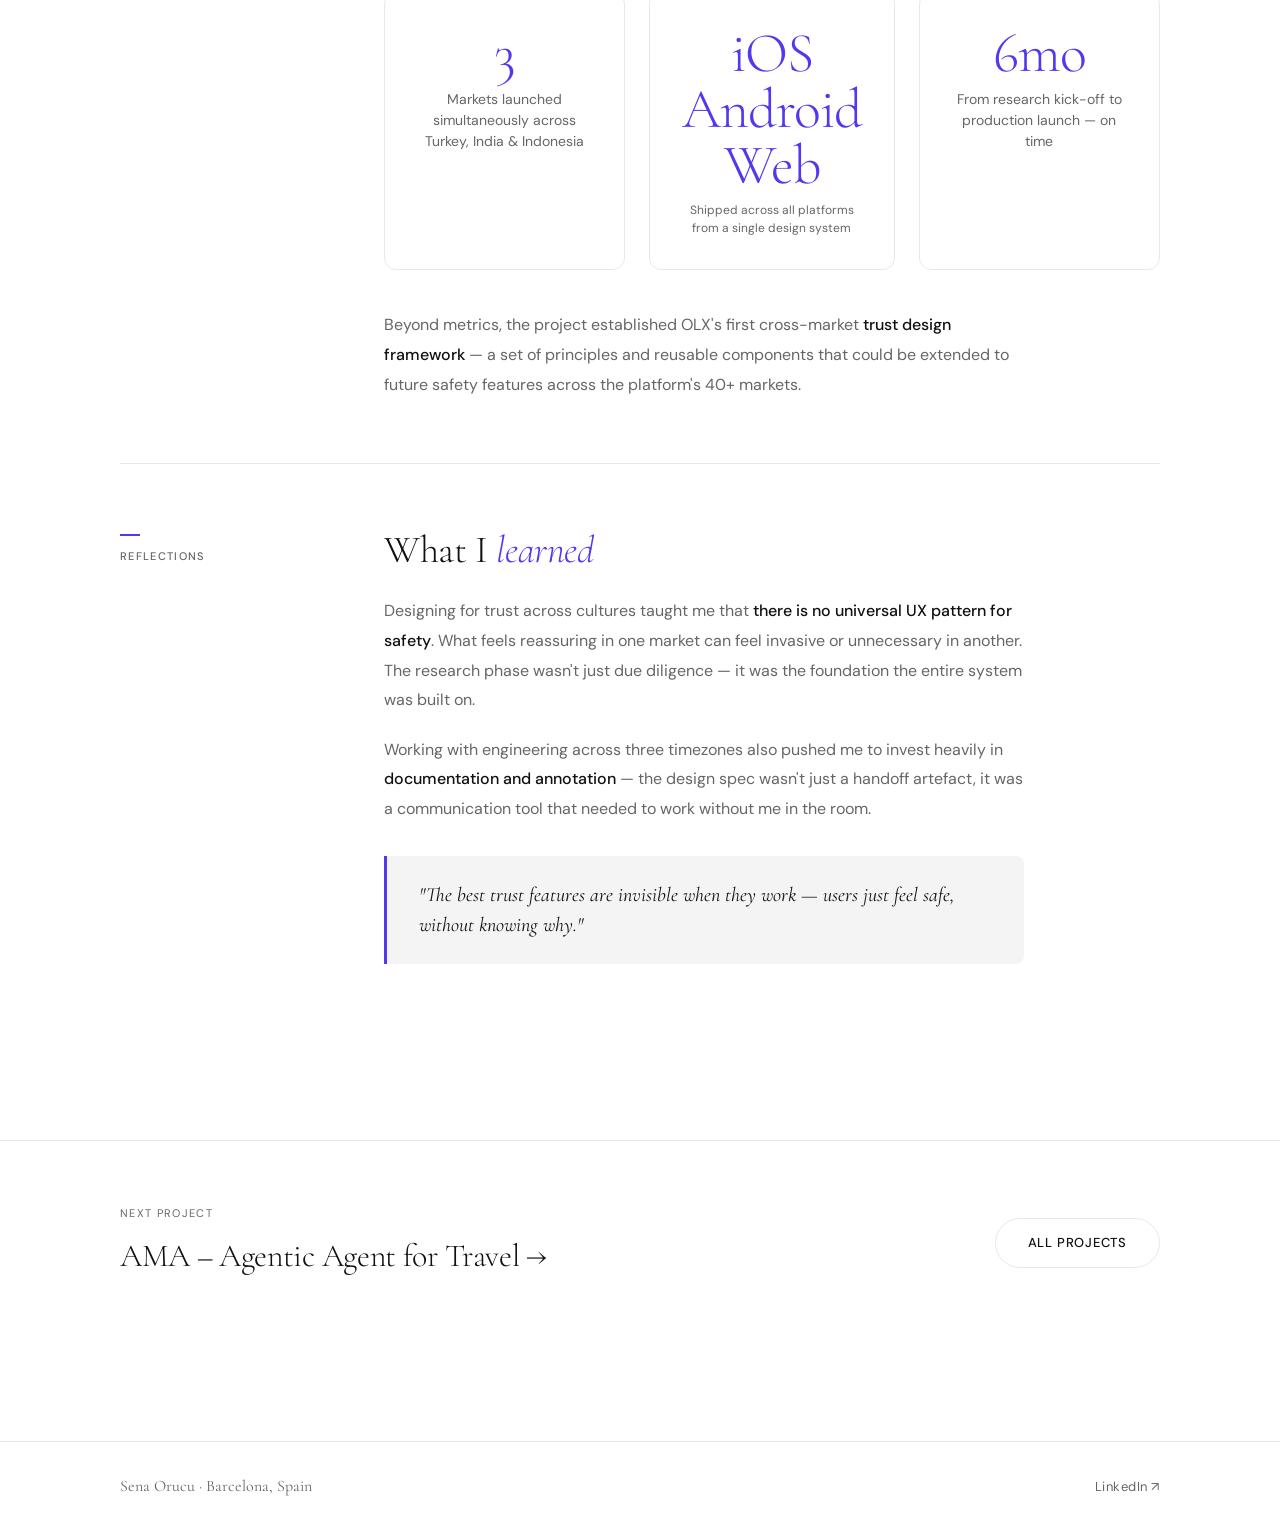
<file: case-study-rate-and-review.html>
<!DOCTYPE html>
<html lang="en">
<head>
  <meta charset="UTF-8" />
  <meta name="viewport" content="width=device-width, initial-scale=1.0" />
  <meta name="description" content="Rate & Review — OLX Group. A trust & safety case study by Sena Orucu." />
  <title>Rate & Review — Case Study · Sena Orucu</title>
  <link rel="icon" href="favicon.svg" type="image/svg+xml" />
  <link rel="icon" href="favicon.ico" sizes="any" />
  <link rel="icon" type="image/png" sizes="32x32" href="favicon-32.png" />
  <link rel="apple-touch-icon" href="apple-touch-icon.png" />
  <link rel="stylesheet" href="styles.css" />
  <style>

    /* ── Case study hero ── */
    .cs-hero {
      padding: 5rem 0 0;
      border-bottom: 1px solid var(--border);
    }

    .cs-back {
      display: inline-flex;
      align-items: center;
      gap: 0.5rem;
      font-size: 0.75rem;
      letter-spacing: 0.08em;
      text-transform: uppercase;
      color: var(--secondary);
      margin-bottom: 3rem;
      transition: color 0.2s, gap 0.2s;
    }

    .cs-back:hover { color: var(--text); gap: 0.75rem; }

    .cs-hero-meta {
      display: flex;
      align-items: center;
      gap: 1rem;
      margin-bottom: 1.75rem;
      flex-wrap: wrap;
    }

    .cs-tag {
      font-size: 0.6875rem;
      font-weight: 500;
      letter-spacing: 0.09em;
      text-transform: uppercase;
      padding: 0.25rem 0.8rem;
      border-radius: 100px;
      border: 1px solid var(--border);
      background: var(--surface);
      color: var(--text);
    }

    .cs-tag.accent {
      background: var(--accent);
      border-color: var(--accent);
      color: #fff;
    }

    .cs-hero h1 {
      font-family: var(--font-display);
      font-size: clamp(2.75rem, 6vw, 5.5rem);
      font-weight: 300;
      letter-spacing: -0.01em;
      line-height: 1.05;
      margin-bottom: 1.5rem;
      max-width: 800px;
    }

    .cs-hero h1 em {
      font-style: italic;
      color: var(--accent);
    }

    .cs-hero-sub {
      font-size: 1.125rem;
      color: var(--secondary);
      line-height: 1.7;
      max-width: 600px;
      margin-bottom: 3.5rem;
    }

    /* Stats bar */
    .cs-stats {
      display: grid;
      grid-template-columns: repeat(4, 1fr);
      border-top: 1px solid var(--border);
      margin-top: 0;
    }

    .cs-stat {
      padding: 2rem 0;
      border-right: 1px solid var(--border);
    }

    .cs-stat:last-child { border-right: none; }

    .cs-stat-label {
      font-size: 0.6875rem;
      letter-spacing: 0.1em;
      text-transform: uppercase;
      color: var(--secondary);
      margin-bottom: 0.5rem;
    }

    .cs-stat-value {
      font-family: var(--font-display);
      font-size: 1.5rem;
      font-weight: 400;
      color: var(--text);
      line-height: 1.2;
    }

    /* ── Hero image ── */
    .cs-cover {
      width: 100%;
      aspect-ratio: 21/9;
      overflow: hidden;
      border-radius: 0 0 16px 16px;
    }

    .cs-cover img {
      width: 100%;
      height: 100%;
      object-fit: cover;
      object-position: center top;
    }

    /* ── Content sections ── */
    .cs-content {
      padding: 5rem 0;
    }

    .cs-section {
      display: grid;
      grid-template-columns: 200px 1fr;
      gap: 4rem;
      padding: 4rem 0;
      border-top: 1px solid var(--border);
    }

    .cs-section:first-child { border-top: none; padding-top: 0; }

    .cs-section-label {
      font-size: 0.6875rem;
      font-weight: 500;
      letter-spacing: 0.12em;
      text-transform: uppercase;
      color: var(--secondary);
      padding-top: 0.35rem;
      position: relative;
    }

    .cs-section-label::before {
      content: '';
      display: block;
      width: 20px;
      height: 2px;
      background: var(--accent);
      margin-bottom: 0.75rem;
    }

    .cs-section-body {}

    .cs-section-body h2 {
      font-family: var(--font-display);
      font-size: clamp(1.75rem, 3vw, 2.75rem);
      font-weight: 300;
      letter-spacing: -0.01em;
      line-height: 1.15;
      margin-bottom: 1.5rem;
    }

    .cs-section-body h2 em {
      font-style: italic;
      color: var(--accent);
    }

    .cs-section-body p {
      font-size: 1rem;
      color: var(--secondary);
      line-height: 1.85;
      margin-bottom: 1.25rem;
      max-width: 640px;
    }

    .cs-section-body p strong {
      color: var(--text);
      font-weight: 500;
    }

    .cs-section-body p:last-child { margin-bottom: 0; }

    /* Highlight block */
    .cs-highlight {
      background: var(--surface);
      border-left: 3px solid var(--accent);
      border-radius: 0 8px 8px 0;
      padding: 1.5rem 2rem;
      margin: 2rem 0;
      max-width: 640px;
    }

    .cs-highlight p {
      font-family: var(--font-display);
      font-size: 1.25rem;
      font-weight: 400;
      font-style: italic;
      color: var(--text) !important;
      line-height: 1.5;
      margin: 0 !important;
    }

    /* Three column insight cards */
    .cs-cards {
      display: grid;
      grid-template-columns: repeat(3, 1fr);
      gap: 1.25rem;
      margin: 2.5rem 0;
    }

    .cs-card {
      background: var(--surface);
      border-radius: 10px;
      padding: 1.5rem;
    }

    .cs-card-icon {
      font-size: 1.5rem;
      margin-bottom: 0.75rem;
    }

    .cs-card h4 {
      font-family: var(--font-display);
      font-size: 1.1rem;
      font-weight: 500;
      margin-bottom: 0.5rem;
    }

    .cs-card p {
      font-size: 0.875rem !important;
      margin: 0 !important;
      max-width: none !important;
    }

    /* Process steps */
    .cs-process {
      display: grid;
      grid-template-columns: repeat(4, 1fr);
      gap: 0;
      border: 1px solid var(--border);
      border-radius: 12px;
      overflow: hidden;
      margin: 2.5rem 0;
    }

    .cs-step {
      padding: 1.75rem 1.5rem;
      border-right: 1px solid var(--border);
      position: relative;
    }

    .cs-step:last-child { border-right: none; }

    .cs-step-num {
      font-family: var(--font-display);
      font-size: 2.5rem;
      font-weight: 300;
      color: var(--accent);
      opacity: 0.4;
      line-height: 1;
      margin-bottom: 0.75rem;
    }

    .cs-step h4 {
      font-size: 0.8125rem;
      font-weight: 600;
      letter-spacing: 0.04em;
      text-transform: uppercase;
      margin-bottom: 0.5rem;
    }

    .cs-step p {
      font-size: 0.8125rem !important;
      margin: 0 !important;
      max-width: none !important;
    }

    /* Outcome numbers */
    .cs-outcomes {
      display: grid;
      grid-template-columns: repeat(3, 1fr);
      gap: 1.5rem;
      margin: 2.5rem 0;
    }

    .cs-outcome {
      padding: 2rem;
      border: 1px solid var(--border);
      border-radius: 12px;
      text-align: center;
    }

    .cs-outcome-num {
      font-family: var(--font-display);
      font-size: 3.5rem;
      font-weight: 300;
      color: var(--accent);
      line-height: 1;
      margin-bottom: 0.5rem;
      letter-spacing: -0.02em;
    }

    .cs-outcome-label {
      font-size: 0.875rem;
      color: var(--secondary);
      line-height: 1.5;
    }

    /* Full-width image */
    .cs-image-full {
      width: 100%;
      border-radius: 12px;
      overflow: hidden;
      margin: 2.5rem 0;
      border: 1px solid var(--border);
    }

    .cs-image-full img {
      width: 100%;
      height: auto;
      display: block;
    }

    /* Next project CTA */
    .cs-next {
      border-top: 1px solid var(--border);
      padding: 4rem 0;
    }

    .cs-next-inner {
      display: flex;
      align-items: center;
      justify-content: space-between;
    }

    .cs-next-label {
      font-size: 0.6875rem;
      letter-spacing: 0.12em;
      text-transform: uppercase;
      color: var(--secondary);
      margin-bottom: 0.5rem;
    }

    .cs-next-title {
      font-family: var(--font-display);
      font-size: 2rem;
      font-weight: 300;
      letter-spacing: -0.01em;
      transition: color 0.2s;
    }

    .cs-next-title:hover { color: var(--accent); }

    /* Responsive */
    @media (max-width: 900px) {
      .cs-section { grid-template-columns: 1fr; gap: 1.5rem; }
      .cs-stats { grid-template-columns: repeat(2, 1fr); }
      .cs-stat { border-bottom: 1px solid var(--border); }
      .cs-cards { grid-template-columns: 1fr; }
      .cs-process { grid-template-columns: repeat(2, 1fr); }
      .cs-step:nth-child(2) { border-right: none; }
      .cs-step:nth-child(3) { border-top: 1px solid var(--border); }
      .cs-step:nth-child(4) { border-top: 1px solid var(--border); border-right: none; }
      .cs-outcomes { grid-template-columns: 1fr; }
    }

    @media (max-width: 580px) {
      .cs-hero { padding: 4rem 0 0; }
      .cs-stats { grid-template-columns: 1fr 1fr; }
      .cs-process { grid-template-columns: 1fr; }
      .cs-step { border-right: none; border-top: 1px solid var(--border); }
      .cs-step:first-child { border-top: none; }
      .cs-next-inner { flex-direction: column; gap: 1.5rem; align-items: flex-start; }
      .cs-cover { aspect-ratio: 16/9; }
    }
  </style>
</head>
<body>

  <nav>
    <div class="nav-inner">
      <a href="index.html" class="nav-logo">Sena Orucu</a>
      <ul class="nav-links">
        <li><a href="projects.html">Projects</a></li>
        <li><a href="about.html">About</a></li>
        <li><a href="Sena_Orucu_CV.pdf" target="_blank" class="cv-link">CV</a></li>
      </ul>
      <button class="hamburger" aria-label="Toggle menu">
        <span></span><span></span><span></span>
      </button>
    </div>
  </nav>

  <div class="mobile-menu">
    <a href="projects.html">Projects</a>
    <a href="about.html">About</a>
    <a href="Sena_Orucu_CV.pdf" target="_blank">CV ↗</a>
  </div>

  <main>

    <!-- HERO -->
    <section class="cs-hero">
      <div class="container">

        <a href="projects.html" class="cs-back fade-up">
          <svg width="14" height="14" viewBox="0 0 14 14" fill="none">
            <path d="M13 7H1M1 7l6-6M1 7l6 6" stroke="currentColor" stroke-width="1.5" stroke-linecap="round" stroke-linejoin="round"/>
          </svg>
          All projects
        </a>

        <div class="cs-hero-meta fade-up delay-1">
          <span class="cs-tag accent">OLX Group</span>
          <span class="cs-tag">Fintech</span>
          <span class="cs-tag">Marketplace</span>
          <span class="cs-tag">2022</span>
        </div>

        <h1 class="fade-up delay-1">
          Building <em>trust</em><br>at marketplace scale
        </h1>

        <p class="cs-hero-sub fade-up delay-2">
          Designing a peer-to-peer Rate & Review system for OLX — one of the world's largest classifieds platforms — rolled out across Turkey, India, and Indonesia.
        </p>

        <!-- Stats bar -->
        <div class="cs-stats fade-up delay-3">
          <div class="cs-stat">
            <div class="cs-stat-label">My Role</div>
            <div class="cs-stat-value">Lead Product Designer</div>
          </div>
          <div class="cs-stat">
            <div class="cs-stat-label">Markets</div>
            <div class="cs-stat-value">Turkey · India · Indonesia</div>
          </div>
          <div class="cs-stat">
            <div class="cs-stat-label">Timeline</div>
            <div class="cs-stat-value">2022 · 6 months</div>
          </div>
          <div class="cs-stat">
            <div class="cs-stat-label">Platform</div>
            <div class="cs-stat-value">iOS · Android · Web</div>
          </div>
        </div>

      </div>

      <!-- Cover image -->
      <div class="container" style="padding-top:2.5rem;">
        <div class="cs-cover fade-up delay-3">
          <img src="rate_and_review.png" alt="Rate & Review — OLX" />
        </div>
      </div>

    </section>

    <!-- CONTENT -->
    <div class="cs-content">
      <div class="container">

        <!-- Overview -->
        <div class="cs-section">
          <div class="cs-section-label fade-up">Overview</div>
          <div class="cs-section-body fade-up delay-1">
            <h2>The problem with trust in<br><em>peer-to-peer commerce</em></h2>
            <p>
              OLX operates as a classifieds marketplace where millions of people buy and sell second-hand goods daily. Unlike e-commerce platforms with centralised fulfilment, OLX transactions happen between strangers — which means <strong>trust is the product.</strong>
            </p>
            <p>
              Without a reputation system, buyers had no way to verify if a seller was reliable, and sellers had no way to prove their track record. Fraud, no-shows, and misleading listings eroded confidence and suppressed transaction completion rates across all three markets.
            </p>
            <div class="cs-highlight">
              <p>"How might we help OLX users build reputation and confidence so that more people transact — and come back?"</p>
            </div>
          </div>
        </div>

        <!-- Research -->
        <div class="cs-section">
          <div class="cs-section-label fade-up">Research</div>
          <div class="cs-section-body fade-up delay-1">
            <h2>Understanding distrust<br>across <em>three cultures</em></h2>
            <p>
              Each market presented a distinct relationship with trust and peer reviews. We ran contextual interviews, diary studies, and competitive analysis across Turkey, India, and Indonesia to uncover key behavioural patterns.
            </p>

            <div class="cs-cards">
              <div class="cs-card">
                <div class="cs-card-icon">🇹🇷</div>
                <h4>Turkey</h4>
                <p>High concern around scams. Users relied heavily on WhatsApp chats before meeting. Price negotiation culture made reviews feel socially awkward.</p>
              </div>
              <div class="cs-card">
                <div class="cs-card-icon">🇮🇳</div>
                <h4>India</h4>
                <p>Strong community trust signals. Users checked seller profile age and listing history before engaging. Fear of fake reviews was a key concern.</p>
              </div>
              <div class="cs-card">
                <div class="cs-card-icon">🇮🇩</div>
                <h4>Indonesia</h4>
                <p>Reputation is deeply social. Sellers with longer profiles felt more credible. Users expected both buyer and seller to be able to review each other.</p>
              </div>
            </div>

            <p>
              Three themes emerged consistently: users wanted <strong>verified reviews</strong> (tied to real transactions, not self-reported), <strong>reciprocal trust</strong> (both parties reviewed), and <strong>transparency</strong> (visible history without exposing personal data).
            </p>
          </div>
        </div>

        <!-- Process -->
        <div class="cs-section">
          <div class="cs-section-label fade-up">Process</div>
          <div class="cs-section-body fade-up delay-1">
            <h2>From insight to<br><em>shipped feature</em></h2>
            <p>
              We followed a double-diamond process adapted for a multi-market rollout — designing a core system flexible enough to accommodate cultural nuances without fracturing the codebase.
            </p>

            <div class="cs-process">
              <div class="cs-step">
                <div class="cs-step-num">01</div>
                <h4>Discover</h4>
                <p>Interviews, diary studies, competitor teardowns across 3 markets. Defined trust taxonomy.</p>
              </div>
              <div class="cs-step">
                <div class="cs-step-num">02</div>
                <h4>Define</h4>
                <p>Synthesised patterns into design principles. Scoped MVP with engineering to meet 6-month deadline.</p>
              </div>
              <div class="cs-step">
                <div class="cs-step-num">03</div>
                <h4>Design</h4>
                <p>Iterated on 12+ flows covering rating, review display, profile reputation, and moderation.</p>
              </div>
              <div class="cs-step">
                <div class="cs-step-num">04</div>
                <h4>Deliver</h4>
                <p>Ran usability tests per market, handed off annotated specs, supported QA through launch.</p>
              </div>
            </div>

            <p>
              The biggest design challenge was the <strong>review trigger moment</strong> — when to prompt a user to leave a review without being intrusive. We tested 4 different trigger points (post-chat, post-meet, 24h delay, and user-initiated) and landed on a <strong>soft prompt 24 hours after a marked transaction</strong> that felt natural without pressuring users.
            </p>
          </div>
        </div>

        <!-- Solution -->
        <div class="cs-section">
          <div class="cs-section-label fade-up">Solution</div>
          <div class="cs-section-body fade-up delay-1">
            <h2>A trust layer built<br>into the <em>core experience</em></h2>
            <p>
              The final design introduced a verified review system tied exclusively to completed transactions — meaning only users who had actually interacted could leave feedback. This was key to building credibility.
            </p>
            <p>
              Each user profile gained a <strong>trust score</strong> surfaced as a star rating with a review count, alongside verification badges (phone, email, Google) and a transaction history timeline. Reviews were bilateral — both buyer and seller could rate each other — with a blind review mechanic preventing retaliatory ratings.
            </p>

            <div class="cs-image-full">
              <img src="rate_and_review.png" alt="Rate & Review interface" />
            </div>

            <p>
              To handle cultural nuance, <strong>review prompts were localised</strong> per market — more direct in Turkey, more relationship-focused in Indonesia. The rating scale used a 3-tier positive/neutral/negative model rather than 5 stars, which tested better across all three markets for clarity.
            </p>
          </div>
        </div>

        <!-- Outcomes -->
        <div class="cs-section">
          <div class="cs-section-label fade-up">Outcomes</div>
          <div class="cs-section-body fade-up delay-1">
            <h2>Impact across<br><em>three markets</em></h2>
            <p>
              The Rate & Review feature launched across Turkey, India, and Indonesia within the 6-month target. Early adoption showed strong organic engagement — users were motivated to build reputation without explicit incentivisation.
            </p>

            <div class="cs-outcomes">
              <div class="cs-outcome">
                <div class="cs-outcome-num">3</div>
                <div class="cs-outcome-label">Markets launched simultaneously across Turkey, India & Indonesia</div>
              </div>
              <div class="cs-outcome">
                <div class="cs-outcome-num">iOS<br>Android<br>Web</div>
                <div class="cs-outcome-label" style="font-size:0.75rem;">Shipped across all platforms from a single design system</div>
              </div>
              <div class="cs-outcome">
                <div class="cs-outcome-num">6mo</div>
                <div class="cs-outcome-label">From research kick-off to production launch — on time</div>
              </div>
            </div>

            <p>
              Beyond metrics, the project established OLX's first cross-market <strong>trust design framework</strong> — a set of principles and reusable components that could be extended to future safety features across the platform's 40+ markets.
            </p>
          </div>
        </div>

        <!-- Learnings -->
        <div class="cs-section">
          <div class="cs-section-label fade-up">Reflections</div>
          <div class="cs-section-body fade-up delay-1">
            <h2>What I <em>learned</em></h2>
            <p>
              Designing for trust across cultures taught me that <strong>there is no universal UX pattern for safety</strong>. What feels reassuring in one market can feel invasive or unnecessary in another. The research phase wasn't just due diligence — it was the foundation the entire system was built on.
            </p>
            <p>
              Working with engineering across three timezones also pushed me to invest heavily in <strong>documentation and annotation</strong> — the design spec wasn't just a handoff artefact, it was a communication tool that needed to work without me in the room.
            </p>
            <div class="cs-highlight">
              <p>"The best trust features are invisible when they work — users just feel safe, without knowing why."</p>
            </div>
          </div>
        </div>

      </div>
    </div>

    <!-- Next project -->
    <div class="cs-next">
      <div class="container">
        <div class="cs-next-inner">
          <div>
            <p class="cs-next-label">Next Project</p>
            <a href="https://pitch.com/v/ama-rxrxyv" target="_blank" class="cs-next-title">
              AMA – Agentic Agent for Travel →
            </a>
          </div>
          <a href="projects.html" class="btn btn-outline">All projects</a>
        </div>
      </div>
    </div>

  </main>

  <footer>
    <div class="footer-inner">
      <span class="footer-name">Sena Orucu · Barcelona, Spain</span>
      <div class="footer-links">
        <a href="https://www.linkedin.com/in/senaorucu/" target="_blank">LinkedIn ↗</a>
      </div>
    </div>
  </footer>

  <script src="main.js"></script>
  <script data-goatcounter="https://senaorucu.goatcounter.com/count" async src="//gc.zgo.at/count.js"></script>
</body>
</html>
</file>
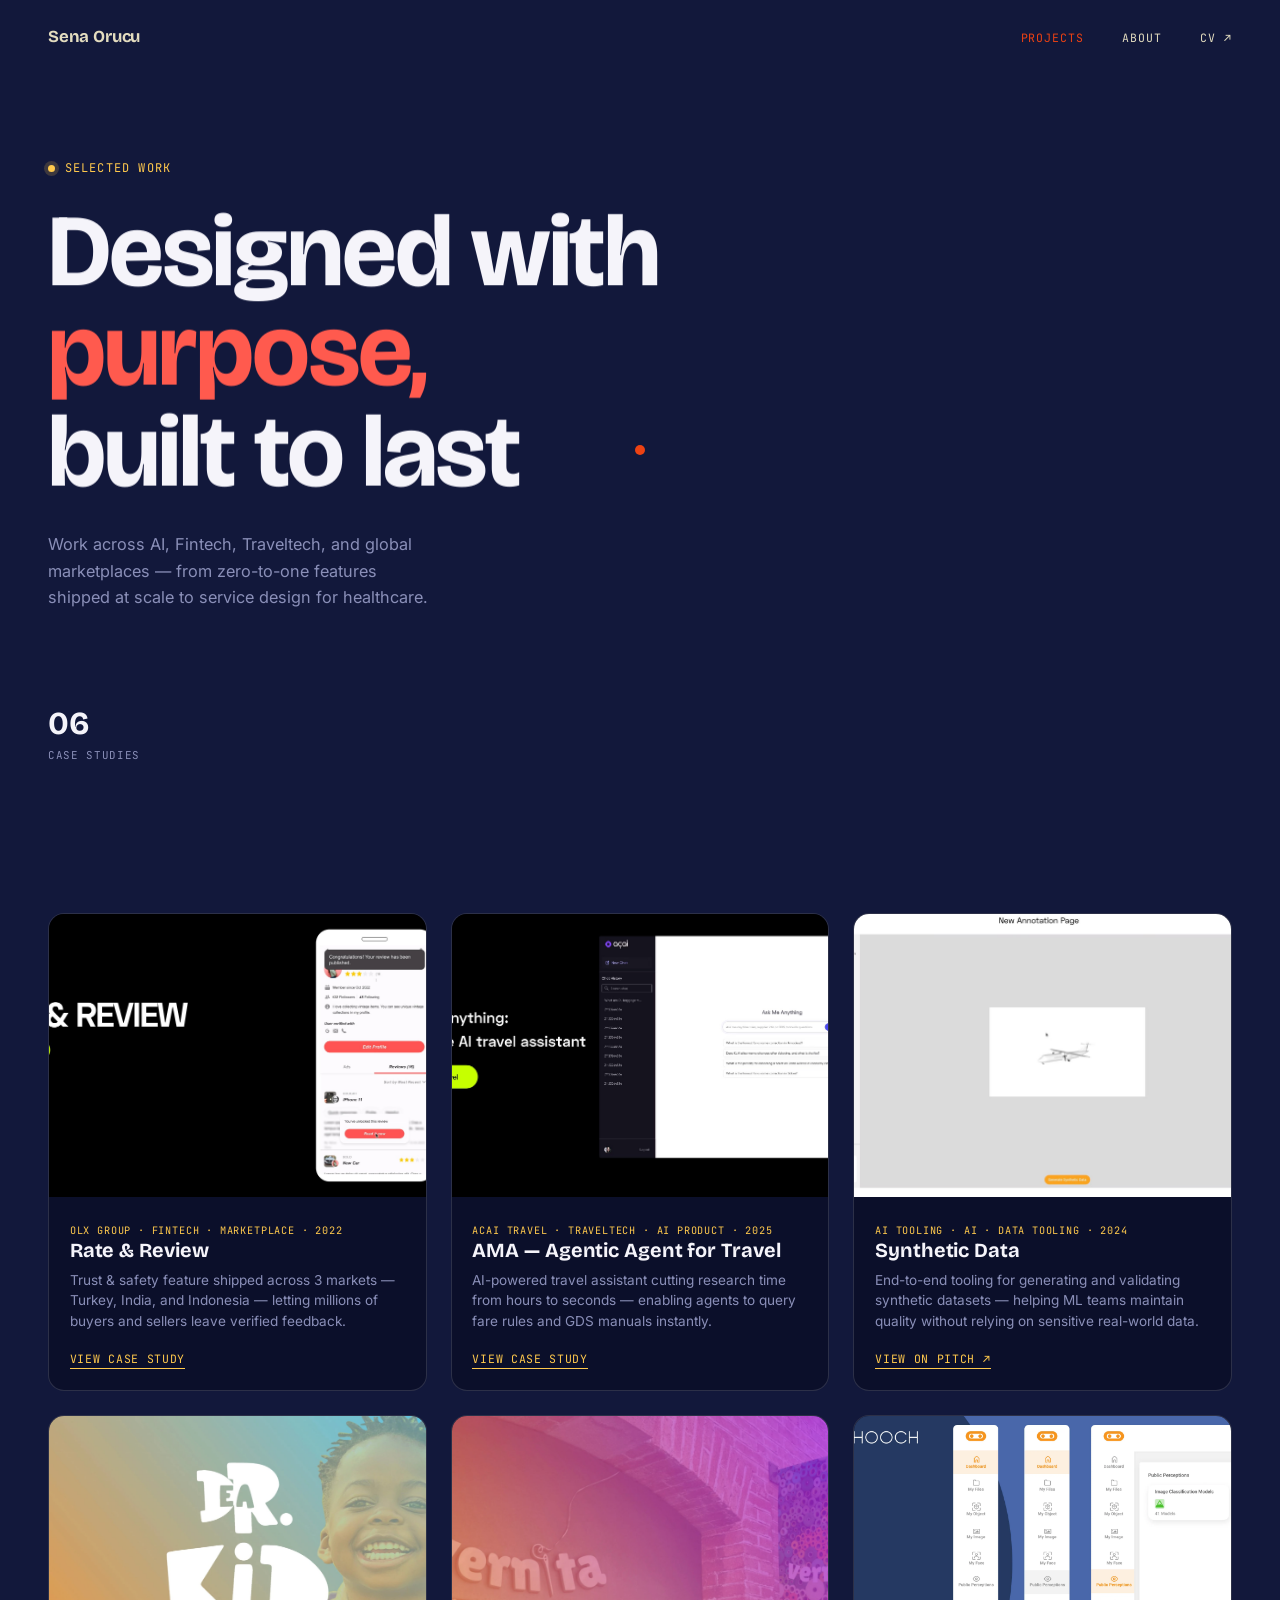
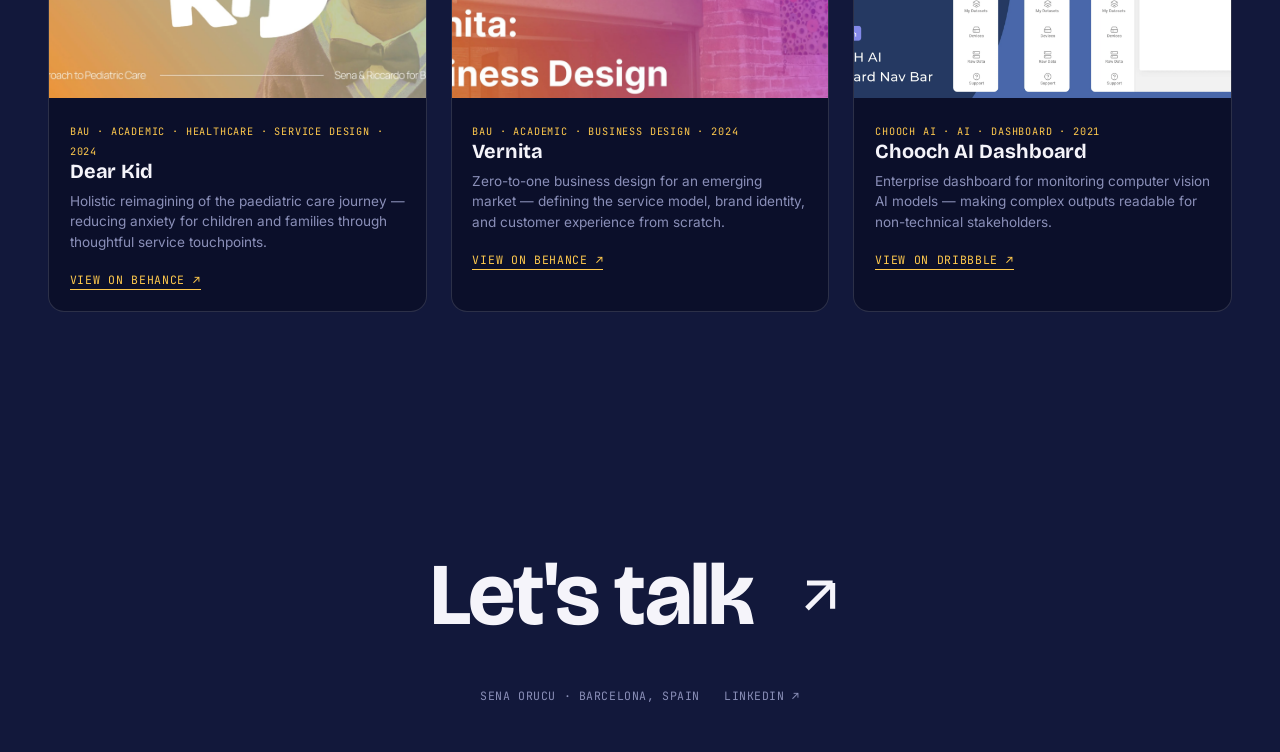
<file: projects.html>
<!DOCTYPE html>
<html lang="en">
<head>
<meta charset="UTF-8">
<meta name="viewport" content="width=device-width, initial-scale=1.0">
<title>Projects — Sena Orucu</title>
<meta name="description" content="Projects by Sena Orucu — Senior Product Designer based in Barcelona.">
<link rel="preconnect" href="https://fonts.googleapis.com">
<link rel="preconnect" href="https://fonts.gstatic.com" crossorigin>
<link href="https://fonts.googleapis.com/css2?family=Bricolage+Grotesque:opsz,wght@12..96,400..800&family=Inter:wght@400;500;600&family=JetBrains+Mono:wght@400;500&display=swap" rel="stylesheet">
<link rel="stylesheet" href="/style.css">
</head>
<body>

<div class="cursor" id="cursor"></div>
<div class="cursor-label" id="cursorLabel"></div>

<header>
  <a href="/index.html" class="logo magnetic">Sena Orucu</a>
  <nav>
    <ul>
      <li><a href="/projects.html" class="magnetic active">Projects</a></li>
      <li><a href="/about.html" class="magnetic">About</a></li>
      <li><a href="/Sena_Orucu_CV.pdf" class="magnetic">CV ↗</a></li>
    </ul>
  </nav>
</header>

<section class="hero compact">
  <p class="hero-eyebrow"><span class="dot"></span> Selected work</p>
  <div class="headline-wrap" id="headlineWrap">
    <h1>
      <span class="line"><b>Designed with</b></span>
      <span class="line"><b><em>purpose,</em></b></span>
      <span class="line"><b>built to last</b></span>
    </h1>
  </div>
  <p class="hero-sub">Work across AI, Fintech, Traveltech, and global marketplaces — from zero-to-one features shipped at scale to service design for healthcare.</p>
  <div class="hero-meta">
    <div class="stat"><b>06</b><span>Case studies</span></div>
  </div>
</section>

<section id="all-work">
  <div class="project-grid">

    <a href="/case-study-rate-and-review.html" class="project-card magnetic reveal" data-label="OPEN">
      <div class="thumb"><img src="/rate_and_review.png" alt="Rate &amp; Review — OLX" loading="lazy"></div>
      <div class="body">
        <span class="work-tag">OLX Group · Fintech · Marketplace · 2022</span>
        <h3>Rate &amp; Review</h3>
        <p>Trust &amp; safety feature shipped across 3 markets — Turkey, India, and Indonesia — letting millions of buyers and sellers leave verified feedback.</p>
        <span class="card-link">View case study</span>
      </div>
    </a>

    <a href="/case-study-ama.html" class="project-card magnetic reveal" data-label="OPEN">
      <div class="thumb"><img src="/AMA.png" alt="AMA – Agentic Agent for Travel" loading="lazy"></div>
      <div class="body">
        <span class="work-tag">Acai Travel · Traveltech · AI Product · 2025</span>
        <h3>AMA — Agentic Agent for Travel</h3>
        <p>AI-powered travel assistant cutting research time from hours to seconds — enabling agents to query fare rules and GDS manuals instantly.</p>
        <span class="card-link">View case study</span>
      </div>
    </a>

    <a href="https://pitch.com/v/synthetic-data-wf9q5z" target="_blank" rel="noopener" class="project-card magnetic reveal" data-label="PITCH ↗">
      <div class="thumb"><img src="/Synthetic_Data.png" alt="Synthetic Data" loading="lazy"></div>
      <div class="body">
        <span class="work-tag">AI Tooling · AI · Data Tooling · 2024</span>
        <h3>Synthetic Data</h3>
        <p>End-to-end tooling for generating and validating synthetic datasets — helping ML teams maintain quality without relying on sensitive real-world data.</p>
        <span class="card-link">View on Pitch ↗</span>
      </div>
    </a>

    <a href="https://www.behance.net/gallery/208557203/Dear-Kid-Service-Design-for-Healthcare-for-Children" target="_blank" rel="noopener" class="project-card magnetic reveal" data-label="BEHANCE ↗">
      <div class="thumb"><img src="/dearkid.png" alt="Dear Kid" loading="lazy"></div>
      <div class="body">
        <span class="work-tag">BAU · Academic · Healthcare · Service Design · 2024</span>
        <h3>Dear Kid</h3>
        <p>Holistic reimagining of the paediatric care journey — reducing anxiety for children and families through thoughtful service touchpoints.</p>
        <span class="card-link">View on Behance ↗</span>
      </div>
    </a>

    <a href="https://www.behance.net/gallery/208581307/Vernita-Business-Design" target="_blank" rel="noopener" class="project-card magnetic reveal" data-label="BEHANCE ↗">
      <div class="thumb"><img src="/vernita.png" alt="Vernita" loading="lazy"></div>
      <div class="body">
        <span class="work-tag">BAU · Academic · Business Design · 2024</span>
        <h3>Vernita</h3>
        <p>Zero-to-one business design for an emerging market — defining the service model, brand identity, and customer experience from scratch.</p>
        <span class="card-link">View on Behance ↗</span>
      </div>
    </a>

    <a href="https://dribbble.com/shots/15600941" target="_blank" rel="noopener" class="project-card magnetic reveal" data-label="DRIBBBLE ↗">
      <div class="thumb"><img src="/chooch.webp" alt="Chooch AI" loading="lazy"></div>
      <div class="body">
        <span class="work-tag">Chooch AI · AI · Dashboard · 2021</span>
        <h3>Chooch AI Dashboard</h3>
        <p>Enterprise dashboard for monitoring computer vision AI models — making complex outputs readable for non-technical stakeholders.</p>
        <span class="card-link">View on Dribbble ↗</span>
      </div>
    </a>

  </div>
</section>

<footer>
  <a href="https://www.linkedin.com/in/senaorucu/" class="footer-cta magnetic" target="_blank" rel="noopener">
    Let's talk
    <svg viewBox="0 0 24 24" fill="none" stroke="currentColor" stroke-width="2"><path d="M7 17L17 7M17 7H7M17 7V17"/></svg>
  </a>
  <div class="footer-meta">
    <span>Sena Orucu · Barcelona, Spain</span>
    <a href="https://www.linkedin.com/in/senaorucu/" target="_blank" rel="noopener" class="magnetic">LinkedIn ↗</a>
  </div>
</footer>

<script src="/script.js"></script>
</body>
</html>
</file>
<file: style.css>
:root{
  --ink:#12183b;
  --ink-deep:#0b0f2a;
  --paper:#f5f4fa;
  --coral:#ff5a4e;
  --gold:#ffc94d;
  --muted:#8a8fb8;
  --line: rgba(245,244,250,0.14);
  --display: 'Bricolage Grotesque', sans-serif;
  --body: 'Inter', sans-serif;
  --mono: 'JetBrains Mono', monospace;
  --ease: cubic-bezier(.16,.84,.24,1);
}

*{margin:0;padding:0;box-sizing:border-box;}

html{scroll-behavior:smooth;}

body{
  background:var(--ink);
  color:var(--paper);
  font-family:var(--body);
  overflow-x:hidden;
  cursor:none;
}

::selection{background:var(--coral);color:var(--ink-deep);}

a{color:inherit;text-decoration:none;}

img{display:block;max-width:100%;}

:focus-visible{outline:2px solid var(--gold);outline-offset:4px;}

/* ---------- custom cursor ---------- */
.cursor{
  position:fixed;top:0;left:0;
  width:10px;height:10px;
  border-radius:50%;
  background:var(--coral);
  pointer-events:none;
  z-index:999;
  transform:translate(-50%,-50%);
  transition:width .25s var(--ease), height .25s var(--ease), background .25s var(--ease);
  mix-blend-mode:difference;
}
.cursor.grow{width:64px;height:64px;background:var(--paper);}
.cursor-label{
  position:fixed;top:0;left:0;
  font-family:var(--mono);
  font-size:.65rem;
  letter-spacing:.08em;
  color:var(--ink-deep);
  pointer-events:none;
  z-index:1000;
  opacity:0;
  transform:translate(-50%,-50%);
  transition:opacity .2s var(--ease);
}
.cursor-label.show{opacity:1;}

@media (hover:none), (pointer:coarse){
  .cursor, .cursor-label{display:none;}
  body{cursor:auto;}
}

/* ---------- nav ---------- */
header{
  position:fixed;top:0;left:0;right:0;
  display:flex;justify-content:space-between;align-items:center;
  padding:1.6rem clamp(1.25rem,4vw,3rem);
  z-index:50;
  mix-blend-mode:difference;
  background:transparent;
  backdrop-filter:none;
  transition:background .35s var(--ease), backdrop-filter .35s var(--ease), padding .35s var(--ease), mix-blend-mode .01s;
}
header.scrolled{
  mix-blend-mode:normal;
  background:rgba(11,15,42,.72);
  backdrop-filter:blur(14px);
  -webkit-backdrop-filter:blur(14px);
  border-bottom:1px solid var(--line);
  padding-top:1.1rem;
  padding-bottom:1.1rem;
}
.logo{
  font-family:var(--display);
  font-weight:700;
  font-size:1.05rem;
  letter-spacing:-.01em;
}
nav ul{list-style:none;display:flex;gap:clamp(1.25rem,3vw,2.5rem);}
nav a{
  font-family:var(--mono);
  font-size:.72rem;
  letter-spacing:.08em;
  text-transform:uppercase;
  display:inline-block;
  transition:transform .2s var(--ease);
}
nav a.active{color:var(--coral);}
@media (max-width:640px){
  nav ul{gap:1rem;}
  nav a{font-size:.62rem;}
}

/* ---------- hero ---------- */
.hero{
  position:relative;
  min-height:100svh;
  display:flex;
  flex-direction:column;
  justify-content:center;
  padding:clamp(6rem,10vw,8rem) clamp(1.25rem,4vw,3rem) 4rem;
  overflow:hidden;
}
.hero.compact{min-height:auto;padding-top:clamp(8rem,14vw,10rem);padding-bottom:3rem;}
#grid-canvas{
  position:absolute;
  inset:0;
  width:100%;height:100%;
  z-index:0;
  opacity:.55;
}
.hero-eyebrow{
  position:relative;z-index:2;
  font-family:var(--mono);
  font-size:.75rem;
  letter-spacing:.1em;
  text-transform:uppercase;
  color:var(--gold);
  display:flex;align-items:center;gap:.6rem;
  margin-bottom:1.6rem;
}
.hero-eyebrow .dot{
  width:7px;height:7px;border-radius:50%;
  background:var(--gold);
  box-shadow:0 0 0 4px rgba(255,201,77,.18);
}
.headline-wrap{
  position:relative;z-index:2;
  perspective:900px;
}
h1{
  font-family:var(--display);
  font-weight:700;
  font-size:clamp(2.6rem,8.4vw,6.4rem);
  line-height:.98;
  letter-spacing:-.02em;
  max-width:16ch;
  transform-style:preserve-3d;
  will-change:transform;
}
h1 em{
  font-style:normal;
  color:var(--coral);
}
h1 span.line{display:block;overflow:hidden;}
h1 span.line b{
  display:block;
  font-weight:inherit;
  transform:translateY(110%);
  animation:reveal .9s var(--ease) forwards;
}
h1 span.line:nth-child(1) b{animation-delay:.05s;}
h1 span.line:nth-child(2) b{animation-delay:.15s;}
h1 span.line:nth-child(3) b{animation-delay:.25s;}
h1 span.line:nth-child(4) b{animation-delay:.35s;}
@keyframes reveal{to{transform:translateY(0);}}

.hero-sub{
  position:relative;z-index:2;
  max-width:38ch;
  font-size:1.02rem;
  line-height:1.6;
  color:var(--muted);
  margin:1.8rem 0 2.4rem;
  opacity:0;
  animation:fadeUp .8s var(--ease) forwards;
  animation-delay:.55s;
}
@keyframes fadeUp{from{opacity:0;transform:translateY(14px);}to{opacity:1;transform:translateY(0);}}

.hero-ctas{
  position:relative;z-index:2;
  display:flex;flex-wrap:wrap;gap:1rem;
  opacity:0;
  animation:fadeUp .8s var(--ease) forwards;
  animation-delay:.7s;
}
.btn{
  font-family:var(--mono);
  font-size:.78rem;
  letter-spacing:.05em;
  text-transform:uppercase;
  padding:.95rem 1.6rem;
  border-radius:999px;
  display:inline-flex;align-items:center;gap:.5rem;
  transition:transform .3s var(--ease), background .3s var(--ease), color .3s var(--ease), border-color .3s var(--ease);
}
.btn.primary{background:var(--coral);color:var(--ink-deep);}
.btn.primary:hover{background:var(--gold);}
.btn.ghost{border:1px solid var(--line);}
.btn.ghost:hover{border-color:var(--paper);}

.hero-meta{
  position:relative;z-index:2;
  margin-top:3.5rem;
  display:flex;flex-wrap:wrap;gap:clamp(1.5rem,4vw,3.5rem);
  opacity:0;
  animation:fadeUp .8s var(--ease) forwards;
  animation-delay:.85s;
}
.stat b{
  display:block;
  font-family:var(--display);
  font-size:2rem;
  font-weight:700;
}
.stat span{
  font-family:var(--mono);
  font-size:.68rem;
  letter-spacing:.06em;
  text-transform:uppercase;
  color:var(--muted);
}

/* ---------- marquee ---------- */
.marquee{
  border-top:1px solid var(--line);
  border-bottom:1px solid var(--line);
  padding:1.1rem 0;
  overflow:hidden;
  white-space:nowrap;
}
.marquee-track{
  display:inline-flex;
  animation:scroll 32s linear infinite;
}
.marquee-track span{
  font-family:var(--mono);
  font-size:.82rem;
  letter-spacing:.05em;
  text-transform:uppercase;
  color:var(--muted);
  padding:0 1.4rem;
  display:inline-flex;align-items:center;gap:1.4rem;
}
.marquee-track span::after{content:'•';color:var(--coral);}
@keyframes scroll{from{transform:translateX(0);}to{transform:translateX(-50%);}}

/* ---------- section frame ---------- */
section{padding:clamp(4rem,8vw,7rem) clamp(1.25rem,4vw,3rem);}
.section-head{
  display:flex;justify-content:space-between;align-items:flex-end;
  gap:1rem;flex-wrap:wrap;
  margin-bottom:2.5rem;
}
.section-head h2{
  font-family:var(--display);
  font-weight:700;
  font-size:clamp(1.8rem,4vw,2.6rem);
  letter-spacing:-.01em;
}
.section-head a{
  font-family:var(--mono);
  font-size:.75rem;
  letter-spacing:.06em;
  text-transform:uppercase;
  color:var(--gold);
  white-space:nowrap;
  padding-bottom:2px;
  border-bottom:1px solid var(--gold);
}
.reveal{opacity:0;transform:translateY(28px);transition:opacity .8s var(--ease), transform .8s var(--ease);}
.reveal.in{opacity:1;transform:translateY(0);}

/* ---------- work gallery (horizontal, homepage) ---------- */
.gallery{
  display:flex;
  gap:1.25rem;
  overflow-x:auto;
  scroll-snap-type:x mandatory;
  padding-bottom:1rem;
  -webkit-overflow-scrolling:touch;
  scrollbar-width:none;
}
.gallery::-webkit-scrollbar{display:none;}
.work-card{
  position:relative;
  flex:0 0 clamp(280px,72vw,620px);
  scroll-snap-align:start;
  border-radius:18px;
  overflow:hidden;
  aspect-ratio:4/5;
  background:var(--ink-deep);
}
.work-card img{
  width:100%;height:100%;object-fit:cover;
  transition:transform .7s var(--ease);
}
.work-card:hover img{transform:scale(1.06);}
.work-overlay{
  position:absolute;inset:0;
  display:flex;flex-direction:column;justify-content:flex-end;
  padding:1.75rem;
  background:linear-gradient(to top, rgba(11,15,42,.92) 0%, rgba(11,15,42,.35) 45%, transparent 75%);
}
.work-tag{
  font-family:var(--mono);
  font-size:.68rem;
  letter-spacing:.08em;
  text-transform:uppercase;
  color:var(--gold);
  margin-bottom:.6rem;
}
.work-overlay h3{
  font-family:var(--display);
  font-weight:700;
  font-size:clamp(1.4rem,3vw,1.9rem);
  margin-bottom:.5rem;
}
.work-overlay p{
  color:var(--muted);
  font-size:.92rem;
  line-height:1.5;
  max-width:42ch;
}
.work-card.more{
  display:flex;align-items:center;justify-content:center;
  border:1px solid var(--line);
  background:transparent;
}
.work-card.more .btn{position:relative;}

/* ---------- project grid (projects page) ---------- */
.project-grid{
  display:grid;
  grid-template-columns:repeat(3, 1fr);
  gap:clamp(1rem,2vw,1.5rem);
}
@media (max-width:760px){
  .project-grid{grid-template-columns:1fr;}
}
.project-card{
  position:relative;
  border-radius:16px;
  overflow:hidden;
  background:var(--ink-deep);
  border:1px solid var(--line);
}
.project-card .thumb{
  aspect-ratio:4/3;
  overflow:hidden;
  background:var(--ink-deep);
}
.project-card .thumb img{
  width:100%;height:100%;object-fit:cover;
  transition:transform .7s var(--ease);
}
.project-card:hover .thumb img{transform:scale(1.05);}
.project-card .body{padding:1.3rem;}
.project-card .work-tag{margin-bottom:.6rem;font-size:.64rem;}
.project-card h3{
  font-family:var(--display);
  font-weight:700;
  font-size:clamp(1.05rem,1.8vw,1.25rem);
  margin-bottom:.5rem;
  letter-spacing:-.005em;
}
.project-card p{
  color:var(--muted);
  font-size:.85rem;
  line-height:1.5;
  margin-bottom:1rem;
}
.project-card .card-link{
  font-family:var(--mono);
  font-size:.72rem;
  letter-spacing:.06em;
  text-transform:uppercase;
  color:var(--gold);
  display:inline-flex;align-items:center;gap:.4rem;
  padding-bottom:2px;
  border-bottom:1px solid var(--gold);
}

.project-card.coming-soon{border-style:dashed;opacity:.85;}
.project-card.coming-soon .thumb.placeholder{
  display:flex;align-items:center;justify-content:center;
  background:repeating-linear-gradient(135deg, rgba(245,244,250,.04) 0 10px, transparent 10px 20px);
}
.project-card.coming-soon .thumb.placeholder span{
  font-family:var(--mono);
  font-size:.75rem;
  letter-spacing:.08em;
  text-transform:uppercase;
  color:var(--muted);
  border:1px solid var(--line);
  padding:.5rem 1rem;
  border-radius:999px;
}

/* ---------- about ---------- */
.about{
  display:grid;
  grid-template-columns:1.1fr .9fr;
  gap:clamp(2rem,5vw,4rem);
  align-items:start;
}
@media (max-width:820px){.about{grid-template-columns:1fr;}}
.about-lead{
  font-family:var(--display);
  font-weight:600;
  font-size:clamp(1.4rem,2.6vw,1.9rem);
  line-height:1.35;
  letter-spacing:-.005em;
}
.about-lead .hl{color:var(--coral);}
.accent{color:var(--coral);}
.about-note{
  margin-top:1.6rem;
  padding-top:1.6rem;
  border-top:1px solid var(--line);
  font-family:var(--mono);
  font-size:.85rem;
  line-height:1.7;
  color:var(--muted);
}
.about-note b{color:var(--paper);font-weight:500;}
.tag-cloud{display:flex;flex-wrap:wrap;gap:.6rem;}
.tag-cloud span{
  font-family:var(--mono);
  font-size:.72rem;
  letter-spacing:.04em;
  padding:.55rem 1rem;
  border:1px solid var(--line);
  border-radius:999px;
  color:var(--muted);
}

/* ---------- about page ---------- */
.about-bio{max-width:64ch;font-size:1.08rem;line-height:1.8;color:var(--muted);}
.about-bio p{margin-bottom:1.3rem;}
.about-bio strong{color:var(--paper);font-weight:600;}
.about-bio p:first-of-type::first-letter{
  font-family:var(--display);
  font-weight:800;
  font-size:4.6rem;
  line-height:.75;
  float:left;
  color:var(--coral);
  padding-right:.6rem;
  margin-top:.4rem;
}

.pull-quote-wrap{position:relative;margin:3rem 0 .5rem;}
.pull-quote-wrap::before{
  content:'"';
  position:absolute;
  top:-3.5rem;left:-1rem;
  font-family:var(--display);
  font-size:9rem;
  font-weight:800;
  color:var(--line);
  z-index:0;
  line-height:1;
}
.pull-quote{
  position:relative;z-index:1;
  font-family:var(--display);
  font-weight:600;
  font-size:clamp(1.5rem,3.4vw,2.4rem);
  line-height:1.3;
  color:var(--coral);
  max-width:26ch;
  transform:rotate(-1.4deg);
  padding-left:1.4rem;
  border-left:3px solid var(--coral);
}

.about-grid{
  display:grid;
  grid-template-columns:1.3fr .9fr;
  gap:clamp(2.5rem,5vw,4.5rem);
  align-items:start;
  margin-top:2.5rem;
}
@media (max-width:900px){.about-grid{grid-template-columns:1fr;}}
.about-side{display:flex;flex-direction:column;gap:2.5rem;}
.stats-stack{
  flex-direction:column;align-items:flex-start;
  gap:1.6rem;margin-top:0;
  opacity:1;animation:none;
}

.skills-wrap{display:flex;flex-direction:column;}
.skill-row{
  display:flex;align-items:center;gap:clamp(1rem,3vw,2rem);
  padding:1.1rem 0;
  border-bottom:1px solid var(--line);
}
.skill-row:first-child{border-top:1px solid var(--line);}
.skill-row-label{
  flex:0 0 auto;
  width:clamp(84px,12vw,150px);
  font-family:var(--mono);
  font-size:.68rem;
  letter-spacing:.08em;
  text-transform:uppercase;
  color:var(--gold);
}
.skill-track-wrap{flex:1;overflow:hidden;-webkit-mask-image:linear-gradient(to right, transparent 0, #000 5%, #000 95%, transparent 100%);mask-image:linear-gradient(to right, transparent 0, #000 5%, #000 95%, transparent 100%);}
.skill-track{
  display:inline-flex;gap:.7rem;
  animation:scroll 26s linear infinite;
}
.skill-track.reverse{animation-direction:reverse;animation-duration:32s;}
.skill-track span{
  font-family:var(--mono);
  font-size:.82rem;
  letter-spacing:.02em;
  padding:.55rem 1.1rem;
  border:1px solid var(--line);
  border-radius:999px;
  white-space:nowrap;
  color:var(--paper);
  transition:border-color .25s var(--ease), color .25s var(--ease);
}
.skill-track:hover span{}
.skill-track span:hover{border-color:var(--coral);color:var(--coral);}

.cta-section{text-align:center;}
.cta-heading{
  font-family:var(--display);
  font-weight:700;
  font-size:clamp(2rem,6vw,3.6rem);
  letter-spacing:-.01em;
  line-height:1.1;
  margin-bottom:1rem;
}
.cta-heading em{font-style:normal;color:var(--coral);}
.cta-section .hero-sub{margin:0 auto 2rem;text-align:center;opacity:1;animation:none;}
.cta-buttons{display:flex;justify-content:center;flex-wrap:wrap;gap:1rem;}

/* ---------- case study ---------- */
.case-back{
  font-family:var(--mono);font-size:.72rem;letter-spacing:.06em;text-transform:uppercase;
  color:var(--muted);display:inline-flex;align-items:center;gap:.4rem;
}

.case-layout{
  display:grid;
  grid-template-columns:1fr 260px;
  gap:clamp(2.5rem,5vw,5rem);
  align-items:start;
}
@media (max-width:900px){
  .case-layout{grid-template-columns:1fr;}
}
.case-main{display:flex;flex-direction:column;gap:clamp(3rem,6vw,4.5rem);max-width:68ch;}
.case-side{
  position:sticky;top:110px;
  display:flex;flex-direction:column;gap:2.25rem;
}
@media (max-width:900px){.case-side{position:static;}}

.case-meta{display:flex;flex-direction:column;gap:1.3rem;}
.case-meta div{display:flex;flex-direction:column;gap:.35rem;}
.case-meta .label{font-family:var(--mono);font-size:.65rem;letter-spacing:.08em;text-transform:uppercase;color:var(--gold);}
.case-meta .value{font-family:var(--body);font-size:.92rem;color:var(--paper);}

.case-side-label{
  font-family:var(--mono);font-size:.65rem;letter-spacing:.08em;text-transform:uppercase;
  color:var(--muted);margin-bottom:1rem;display:block;
}
.case-side-nav{display:flex;flex-direction:column;gap:.9rem;border-top:1px solid var(--line);padding-top:1.5rem;}
.case-side-nav a{
  font-family:var(--mono);font-size:.78rem;letter-spacing:.03em;
  color:var(--muted);padding-left:.9rem;border-left:2px solid var(--line);
  transition:color .25s var(--ease), border-color .25s var(--ease);
}
.case-side-nav a:hover, .case-side-nav a.active{color:var(--coral);border-color:var(--coral);}

.case-image{border-radius:18px;overflow:hidden;margin-top:2.5rem;border:1px solid var(--line);}
.case-image img{width:100%;display:block;}

.case-section{max-width:68ch;}
.case-section h2{font-family:var(--display);font-weight:700;font-size:clamp(1.5rem,3.2vw,2.1rem);margin-bottom:1rem;letter-spacing:-.01em;line-height:1.15;}
.case-section h2 em{font-style:normal;color:var(--coral);}
.case-section p{color:var(--muted);font-size:1rem;line-height:1.7;margin-bottom:1.1rem;}
.case-section p strong{color:var(--paper);font-weight:600;}
.case-eyebrow{font-family:var(--mono);font-size:.7rem;letter-spacing:.1em;text-transform:uppercase;color:var(--gold);margin-bottom:.9rem;display:block;}

.case-steps{display:grid;grid-template-columns:repeat(4,1fr);gap:1.5rem;margin-top:2rem;}
@media (max-width:820px){.case-steps{grid-template-columns:repeat(2,1fr);}}
.case-step .num{font-family:var(--mono);color:var(--coral);font-size:.85rem;margin-bottom:.6rem;display:block;}
.case-step h4{font-family:var(--display);font-weight:700;font-size:1.02rem;margin-bottom:.4rem;}
.case-step p{color:var(--muted);font-size:.83rem;line-height:1.5;margin:0;}

.before-after{display:grid;grid-template-columns:1fr 1fr;gap:1.5rem;margin-top:2rem;max-width:68ch;}
@media (max-width:640px){.before-after{grid-template-columns:1fr;}}
.ba-col{border:1px solid var(--line);border-radius:14px;padding:1.5rem;}
.ba-col.after{border-color:var(--coral);}
.ba-col h4{font-family:var(--mono);font-size:.68rem;letter-spacing:.08em;text-transform:uppercase;color:var(--muted);margin-bottom:1rem;}
.ba-col.after h4{color:var(--coral);}
.ba-col ul{list-style:none;display:flex;flex-direction:column;gap:.65rem;}
.ba-col li{font-size:.88rem;color:var(--paper);padding-left:1.2rem;position:relative;}
.ba-col li::before{content:'–';position:absolute;left:0;color:var(--muted);}
.ba-col.after li::before{content:'✓';color:var(--coral);}

.case-quote{
  font-family:var(--display);font-weight:600;
  font-size:clamp(1.3rem,2.8vw,1.9rem);
  line-height:1.35;color:var(--coral);
  max-width:36ch;margin:2.5rem 0;
  padding-left:1.4rem;border-left:3px solid var(--coral);
}

.case-nav{
  display:flex;justify-content:space-between;align-items:center;
  padding-top:2.5rem;margin-top:3rem;border-top:1px solid var(--line);
  flex-wrap:wrap;gap:1rem;
}
.case-nav .next{font-family:var(--display);font-weight:700;font-size:clamp(1.1rem,2.4vw,1.5rem);}
.case-nav .all{font-family:var(--mono);font-size:.72rem;letter-spacing:.06em;text-transform:uppercase;color:var(--muted);}

/* ---------- footer ---------- */
footer{
  padding:clamp(4rem,10vw,8rem) clamp(1.25rem,4vw,3rem) 3rem;
  text-align:center;
}
.footer-cta{
  font-family:var(--display);
  font-weight:700;
  font-size:clamp(2.4rem,9vw,5.5rem);
  letter-spacing:-.02em;
  display:inline-flex;align-items:center;gap:.4em;
  transition:transform .3s var(--ease), color .3s var(--ease);
}
.footer-cta:hover{color:var(--coral);}
.footer-cta svg{width:.7em;height:.7em;transition:transform .3s var(--ease);}
.footer-cta:hover svg{transform:rotate(45deg) scale(1.1);}
.footer-meta{
  margin-top:2.5rem;
  display:flex;justify-content:center;gap:1.5rem;
  font-family:var(--mono);
  font-size:.72rem;
  letter-spacing:.05em;
  text-transform:uppercase;
  color:var(--muted);
}
.footer-meta a{border-bottom:1px solid transparent;}
.footer-meta a:hover{border-color:var(--muted);}

@media (prefers-reduced-motion: reduce){
  *{animation-duration:.01ms !important;animation-iteration-count:1 !important;transition-duration:.01ms !important;scroll-behavior:auto !important;}
  #grid-canvas{display:none;}
}
</file>
<file: styles.css>
/* =============================================
   SENA ORUCU — Portfolio Styles (Bold Redesign)
   ============================================= */

@import url('https://fonts.googleapis.com/css2?family=Cormorant+Garamond:ital,wght@0,300;0,400;0,500;0,600;1,300;1,400;1,500&family=DM+Sans:ital,opsz,wght@0,9..40,300;0,9..40,400;0,9..40,500;1,9..40,300;1,9..40,400&display=swap');

/* ── Reset & Base ── */
*, *::before, *::after {
  box-sizing: border-box;
  margin: 0;
  padding: 0;
}

:root {
  --bg:        #ffffff;
  --text:      #111111;
  --secondary: #666666;
  --surface:   #f4f4f4;
  --border:    #e8e8e8;
  --accent:    #5239ED;
  --font-display: 'Cormorant Garamond', Georgia, serif;
  --font-body:    'DM Sans', -apple-system, sans-serif;
  --nav-h: 72px;
  --max-w: 1120px;
  --ease:  cubic-bezier(0.16, 1, 0.3, 1);
}

html {
  scroll-behavior: smooth;
  font-size: 16px;
}

body {
  font-family: var(--font-body);
  background: var(--bg);
  color: var(--text);
  line-height: 1.6;
  -webkit-font-smoothing: antialiased;
  opacity: 0;
  transition: opacity 0.5s var(--ease);
}

body.loaded { opacity: 1; }

a { color: inherit; text-decoration: none; }
img { display: block; max-width: 100%; }

/* ── Layout ── */
.container {
  max-width: var(--max-w);
  margin: 0 auto;
  padding: 0 2.5rem;
}

/* ── NAV ── */
nav {
  position: fixed;
  top: 0; left: 0; right: 0;
  height: var(--nav-h);
  background: rgba(255,255,255,0.94);
  backdrop-filter: blur(16px);
  -webkit-backdrop-filter: blur(16px);
  border-bottom: 1px solid var(--border);
  z-index: 100;
  transition: box-shadow 0.3s ease;
}

nav.scrolled { box-shadow: 0 2px 24px rgba(0,0,0,0.05); }

.nav-inner {
  max-width: var(--max-w);
  margin: 0 auto;
  padding: 0 2.5rem;
  height: 100%;
  display: flex;
  align-items: center;
  justify-content: space-between;
}

.nav-logo {
  font-family: var(--font-display);
  font-size: 1.25rem;
  font-weight: 500;
  letter-spacing: 0.01em;
  color: var(--text);
  transition: opacity 0.2s;
}

.nav-logo:hover { opacity: 0.55; }

.nav-links {
  display: flex;
  align-items: center;
  gap: 2.5rem;
  list-style: none;
}

.nav-links a {
  font-family: var(--font-body);
  font-size: 0.8125rem;
  font-weight: 400;
  color: var(--secondary);
  letter-spacing: 0.06em;
  text-transform: uppercase;
  transition: color 0.2s;
  position: relative;
}

.nav-links a::after {
  content: '';
  position: absolute;
  bottom: -3px; left: 0;
  width: 0; height: 1px;
  background: var(--accent);
  transition: width 0.25s var(--ease);
}

.nav-links a:hover { color: var(--text); }
.nav-links a:hover::after,
.nav-links a.active::after { width: 100%; }
.nav-links a.active { color: var(--text); }

.nav-links .cv-link {
  padding: 0.45rem 1.1rem;
  border: 1px solid var(--border);
  border-radius: 100px;
  color: var(--text);
  font-weight: 500;
  letter-spacing: 0.04em;
  transition: background 0.2s, border-color 0.2s, color 0.2s;
}

.nav-links .cv-link::after { display: none; }
.nav-links .cv-link:hover {
  background: var(--text);
  color: #fff;
  border-color: var(--text);
}

/* ── Hamburger ── */
.hamburger {
  display: none;
  flex-direction: column;
  gap: 5px;
  cursor: pointer;
  padding: 6px;
  background: none;
  border: none;
}

.hamburger span {
  display: block;
  width: 22px; height: 1.5px;
  background: var(--text);
  transition: transform 0.3s var(--ease), opacity 0.3s;
  transform-origin: center;
}

.hamburger.open span:nth-child(1) { transform: translateY(6.5px) rotate(45deg); }
.hamburger.open span:nth-child(2) { opacity: 0; }
.hamburger.open span:nth-child(3) { transform: translateY(-6.5px) rotate(-45deg); }

.mobile-menu {
  display: none;
  position: fixed;
  top: var(--nav-h); left: 0; right: 0;
  background: var(--bg);
  border-bottom: 1px solid var(--border);
  padding: 1.5rem 2.5rem 2rem;
  z-index: 99;
  flex-direction: column;
  gap: 1.5rem;
  transform: translateY(-10px);
  opacity: 0;
  pointer-events: none;
  transition: transform 0.3s var(--ease), opacity 0.3s;
}

.mobile-menu.open {
  transform: translateY(0);
  opacity: 1;
  pointer-events: all;
}

.mobile-menu a {
  font-family: var(--font-display);
  font-size: 1.5rem;
  font-weight: 400;
  color: var(--secondary);
  transition: color 0.2s;
}

.mobile-menu a:hover,
.mobile-menu a.active { color: var(--text); }

/* ── FOOTER ── */
footer {
  border-top: 1px solid var(--border);
  padding: 2rem 0;
  margin-top: 6rem;
}

.footer-inner {
  max-width: var(--max-w);
  margin: 0 auto;
  padding: 0 2.5rem;
  display: flex;
  align-items: center;
  justify-content: space-between;
}

.footer-name {
  font-family: var(--font-display);
  font-size: 1rem;
  font-weight: 400;
  color: var(--secondary);
}

.footer-links { display: flex; gap: 1.5rem; }
.footer-links a {
  font-size: 0.8125rem;
  color: var(--secondary);
  letter-spacing: 0.04em;
  transition: color 0.2s;
}
.footer-links a:hover { color: var(--text); }

/* ── Main ── */
main { padding-top: var(--nav-h); }
section { padding: 5rem 0; }

/* ── Typography ── */
.display-heading {
  font-family: var(--font-display);
  font-size: clamp(3rem, 6.5vw, 5.5rem);
  font-weight: 300;
  letter-spacing: -0.01em;
  line-height: 1.05;
}

.page-heading {
  font-family: var(--font-display);
  font-size: clamp(2.5rem, 5vw, 4rem);
  font-weight: 300;
  letter-spacing: -0.01em;
  line-height: 1.1;
}

.section-label {
  font-size: 0.6875rem;
  font-weight: 500;
  letter-spacing: 0.14em;
  text-transform: uppercase;
  color: var(--secondary);
  margin-bottom: 0.75rem;
}

.accent-line {
  display: inline-block;
  width: 32px;
  height: 1.5px;
  background: var(--accent);
  vertical-align: middle;
  margin-right: 0.75rem;
}

/* ── Buttons ── */
.btn {
  display: inline-flex;
  align-items: center;
  gap: 0.5rem;
  padding: 0.875rem 2rem;
  font-size: 0.8125rem;
  font-weight: 500;
  font-family: var(--font-body);
  letter-spacing: 0.06em;
  text-transform: uppercase;
  border-radius: 100px;
  cursor: pointer;
  transition: transform 0.25s var(--ease), box-shadow 0.25s, background 0.2s, color 0.2s;
}

.btn-primary {
  background: var(--text);
  color: #fff;
  border: 1px solid var(--text);
}

.btn-primary:hover {
  transform: translateY(-2px);
  box-shadow: 0 10px 28px rgba(0,0,0,0.18);
}

.btn-outline {
  background: transparent;
  color: var(--text);
  border: 1px solid var(--border);
}

.btn-outline:hover {
  background: var(--surface);
  transform: translateY(-2px);
}

/* ── PROJECT CARDS ── */
.project-card {
  background: var(--bg);
  border: 1px solid var(--border);
  border-radius: 12px;
  overflow: hidden;
  opacity: 0;
  transform: translateY(28px);
  transition: opacity 0.55s var(--ease), transform 0.55s var(--ease),
              box-shadow 0.3s var(--ease);
}

.project-card.visible { opacity: 1; transform: translateY(0); }
.project-card:hover {
  transform: translateY(-6px);
  box-shadow: 0 24px 56px rgba(0,0,0,0.09);
}

.card-image {
  width: 100%;
  aspect-ratio: 2 / 1;
  background: var(--surface);
  position: relative;
  overflow: hidden;
}

.card-image-inner {
  position: absolute;
  inset: 0;
  background: linear-gradient(135deg, #f0f0f0 0%, #e8e8e8 100%);
  display: flex;
  align-items: center;
  justify-content: center;
  transition: transform 0.45s var(--ease);
}

.project-card:hover .card-image-inner { transform: scale(1.04); }

.card-image-inner img {
  width: 100%;
  height: 100%;
  object-fit: cover;
  object-position: center center;
  display: block;
  transition: transform 0.45s var(--ease);
}

.card-body { padding: 1.5rem 1.75rem 1.75rem; }

.card-company {
  font-size: 0.6875rem;
  font-weight: 500;
  letter-spacing: 0.09em;
  text-transform: uppercase;
  color: var(--text);
  background: var(--surface);
  border: 1px solid var(--border);
  border-radius: 100px;
  padding: 0.2rem 0.7rem;
  display: inline-block;
  margin-bottom: 0.65rem;
}

.card-tags {
  font-size: 0.75rem;
  color: var(--secondary);
  letter-spacing: 0.03em;
  margin-bottom: 0.5rem;
}

.card-title {
  font-family: var(--font-display);
  font-size: 1.35rem;
  font-weight: 500;
  letter-spacing: -0.01em;
  margin-bottom: 0.6rem;
  line-height: 1.25;
}

.card-desc {
  font-size: 0.875rem;
  color: var(--secondary);
  line-height: 1.7;
  margin-bottom: 1.25rem;
}

.card-link {
  font-size: 0.75rem;
  font-weight: 500;
  letter-spacing: 0.06em;
  text-transform: uppercase;
  color: var(--text);
  display: inline-flex;
  align-items: center;
  gap: 0.5rem;
  transition: gap 0.2s, color 0.2s;
}

.card-link:hover { gap: 0.75rem; color: var(--accent); }

/* ── Fade/slide animations ── */
@keyframes fadeUp {
  from { opacity: 0; transform: translateY(24px); }
  to   { opacity: 1; transform: translateY(0); }
}

.fade-up { animation: fadeUp 0.75s var(--ease) both; }
.delay-1 { animation-delay: 0.1s; }
.delay-2 { animation-delay: 0.2s; }
.delay-3 { animation-delay: 0.3s; }
.delay-4 { animation-delay: 0.45s; }
.delay-5 { animation-delay: 0.6s; }

/* ── Responsive ── */
@media (max-width: 768px) {
  .nav-links { display: none; }
  .hamburger { display: flex; }
  .mobile-menu { display: flex; }
  section { padding: 3.5rem 0; }
  footer { margin-top: 4rem; }
  .footer-inner { flex-direction: column; gap: 1rem; text-align: center; }
}

@media (max-width: 480px) {
  .container { padding: 0 1.5rem; }
  .nav-inner { padding: 0 1.5rem; }
  .footer-inner { padding: 0 1.5rem; }
}
</file>
